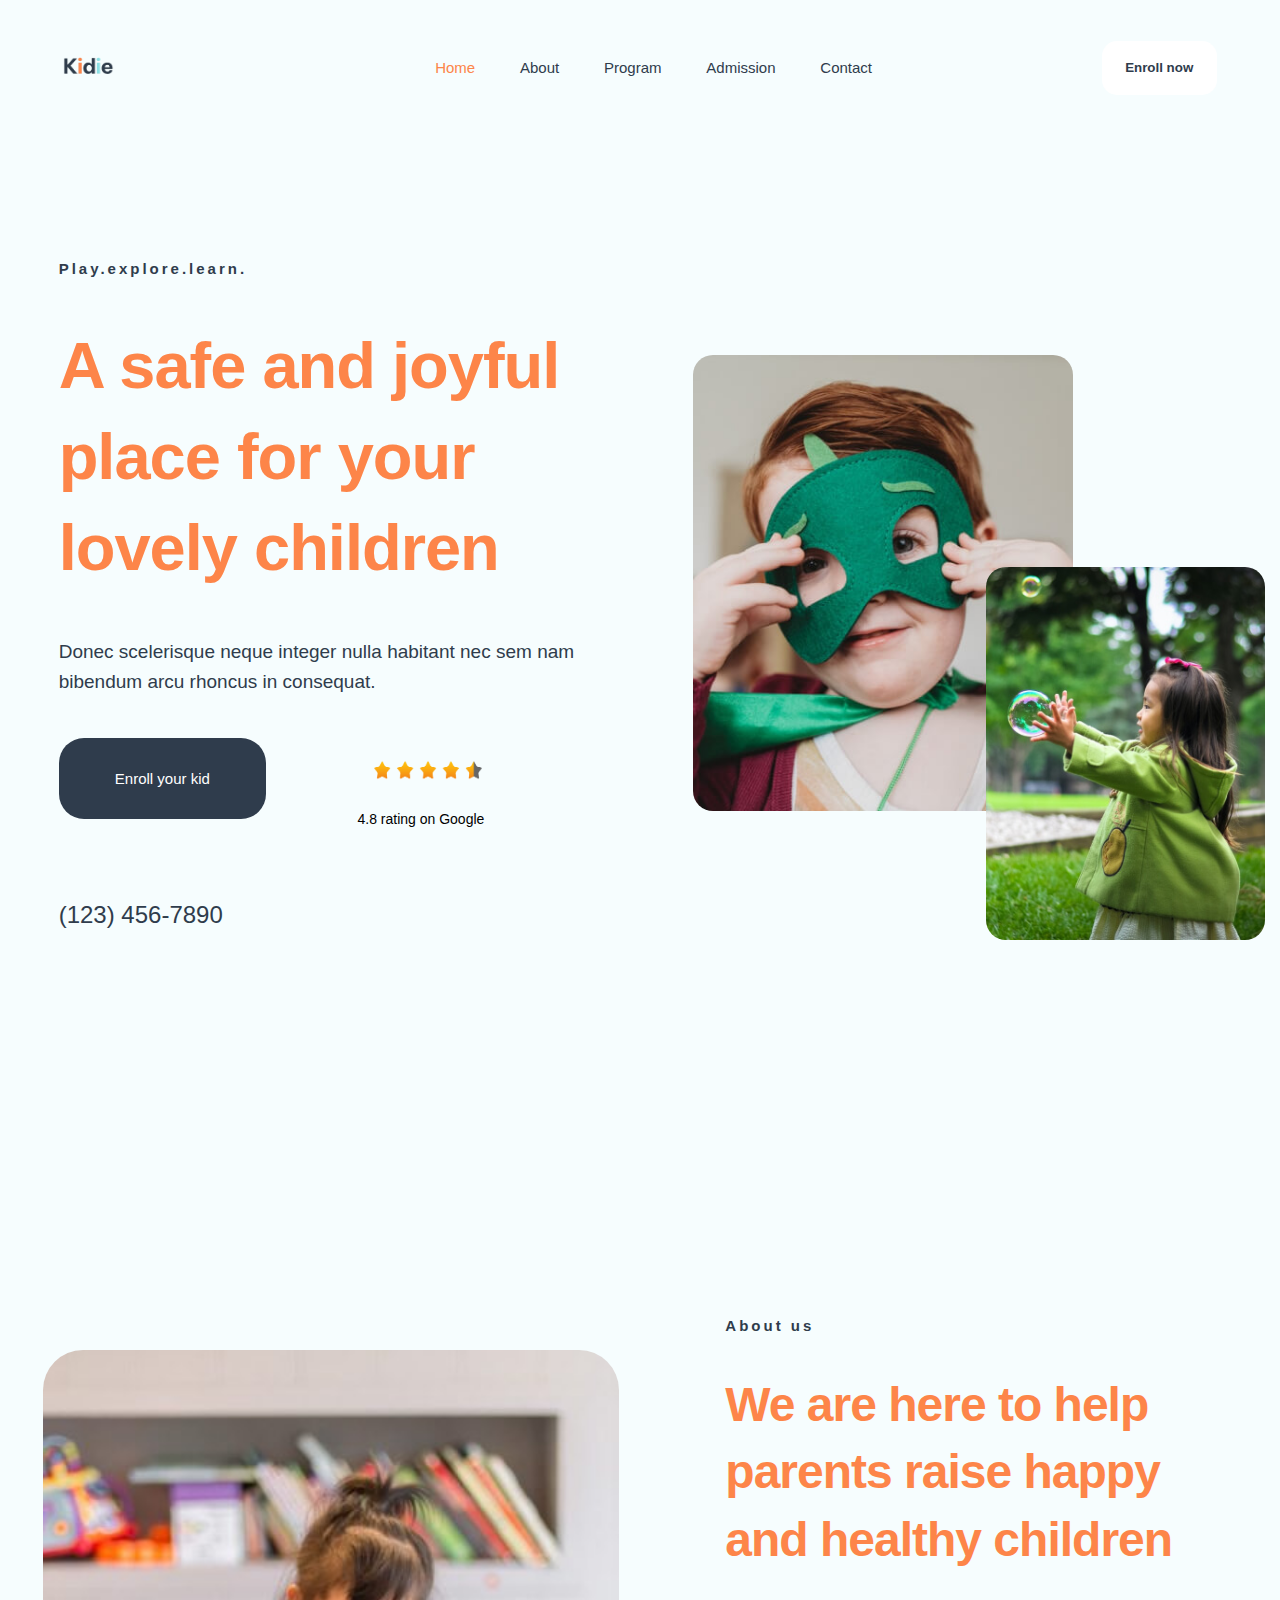
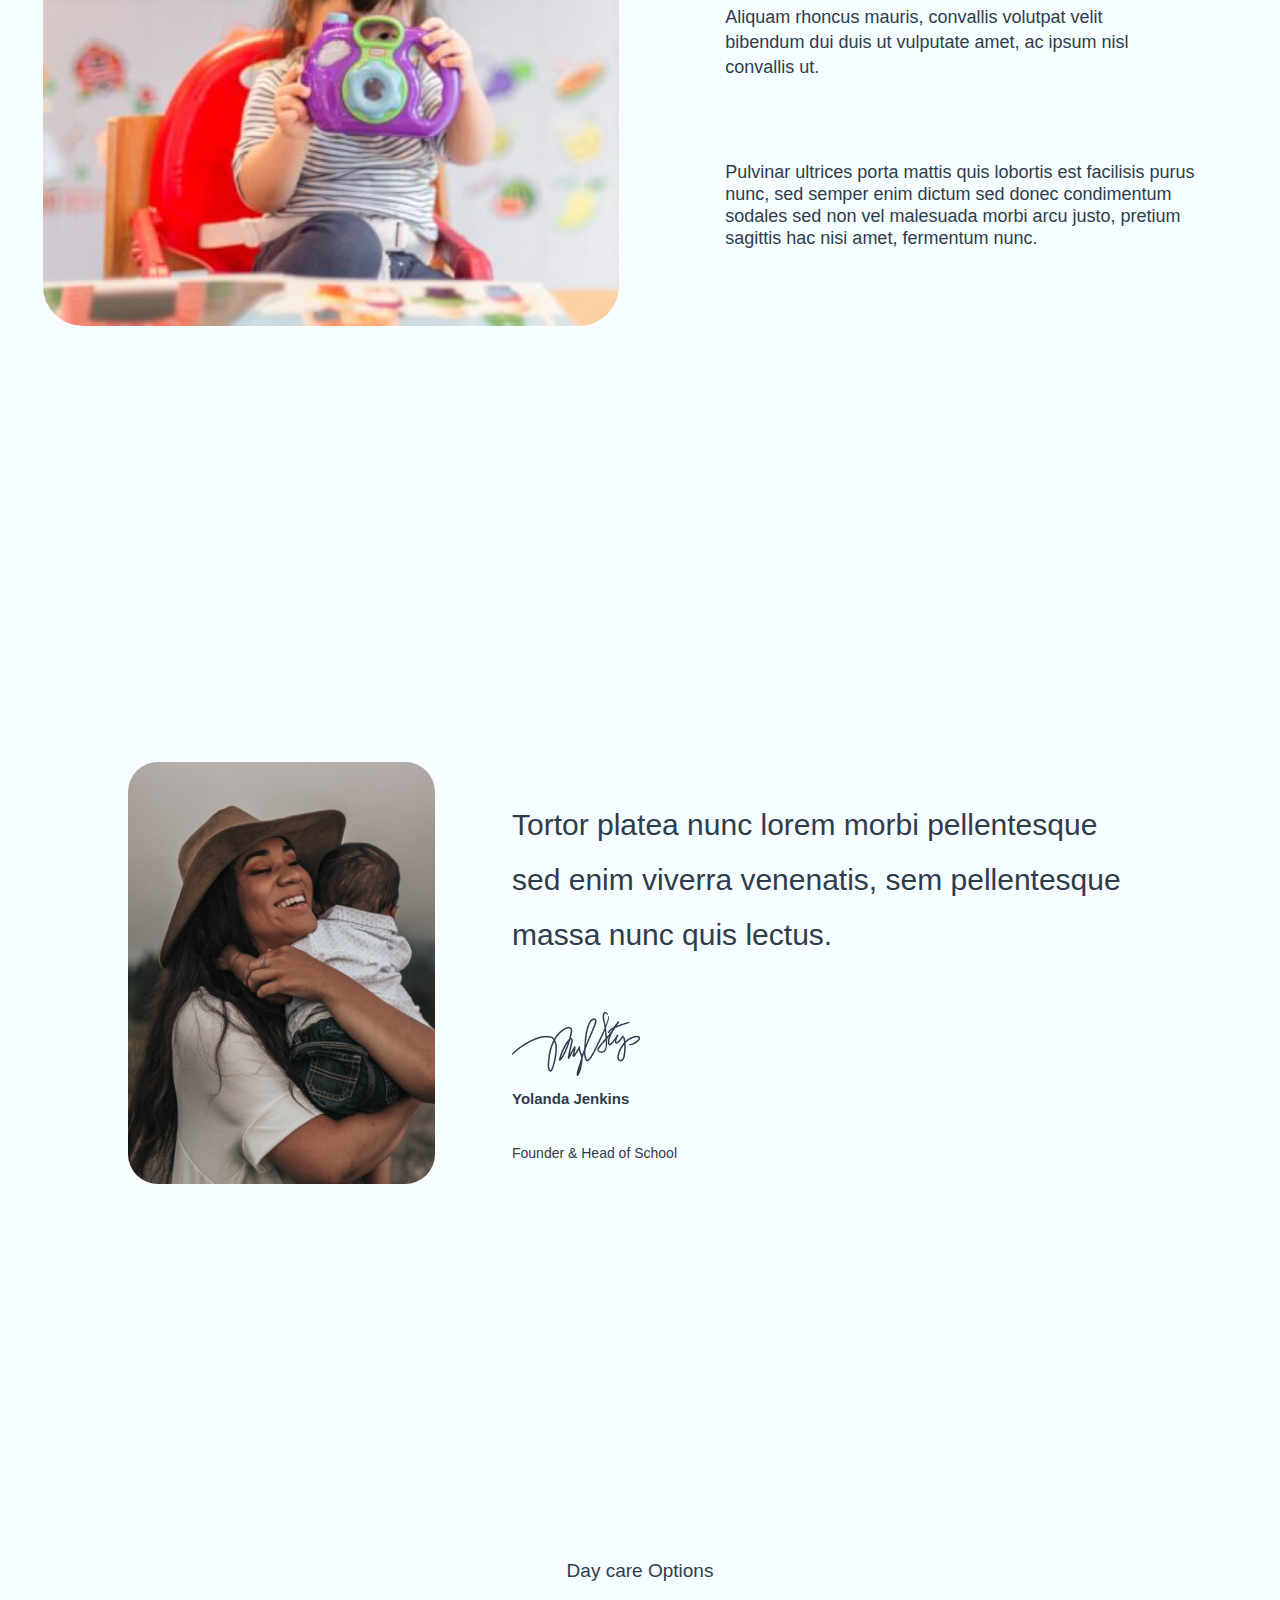
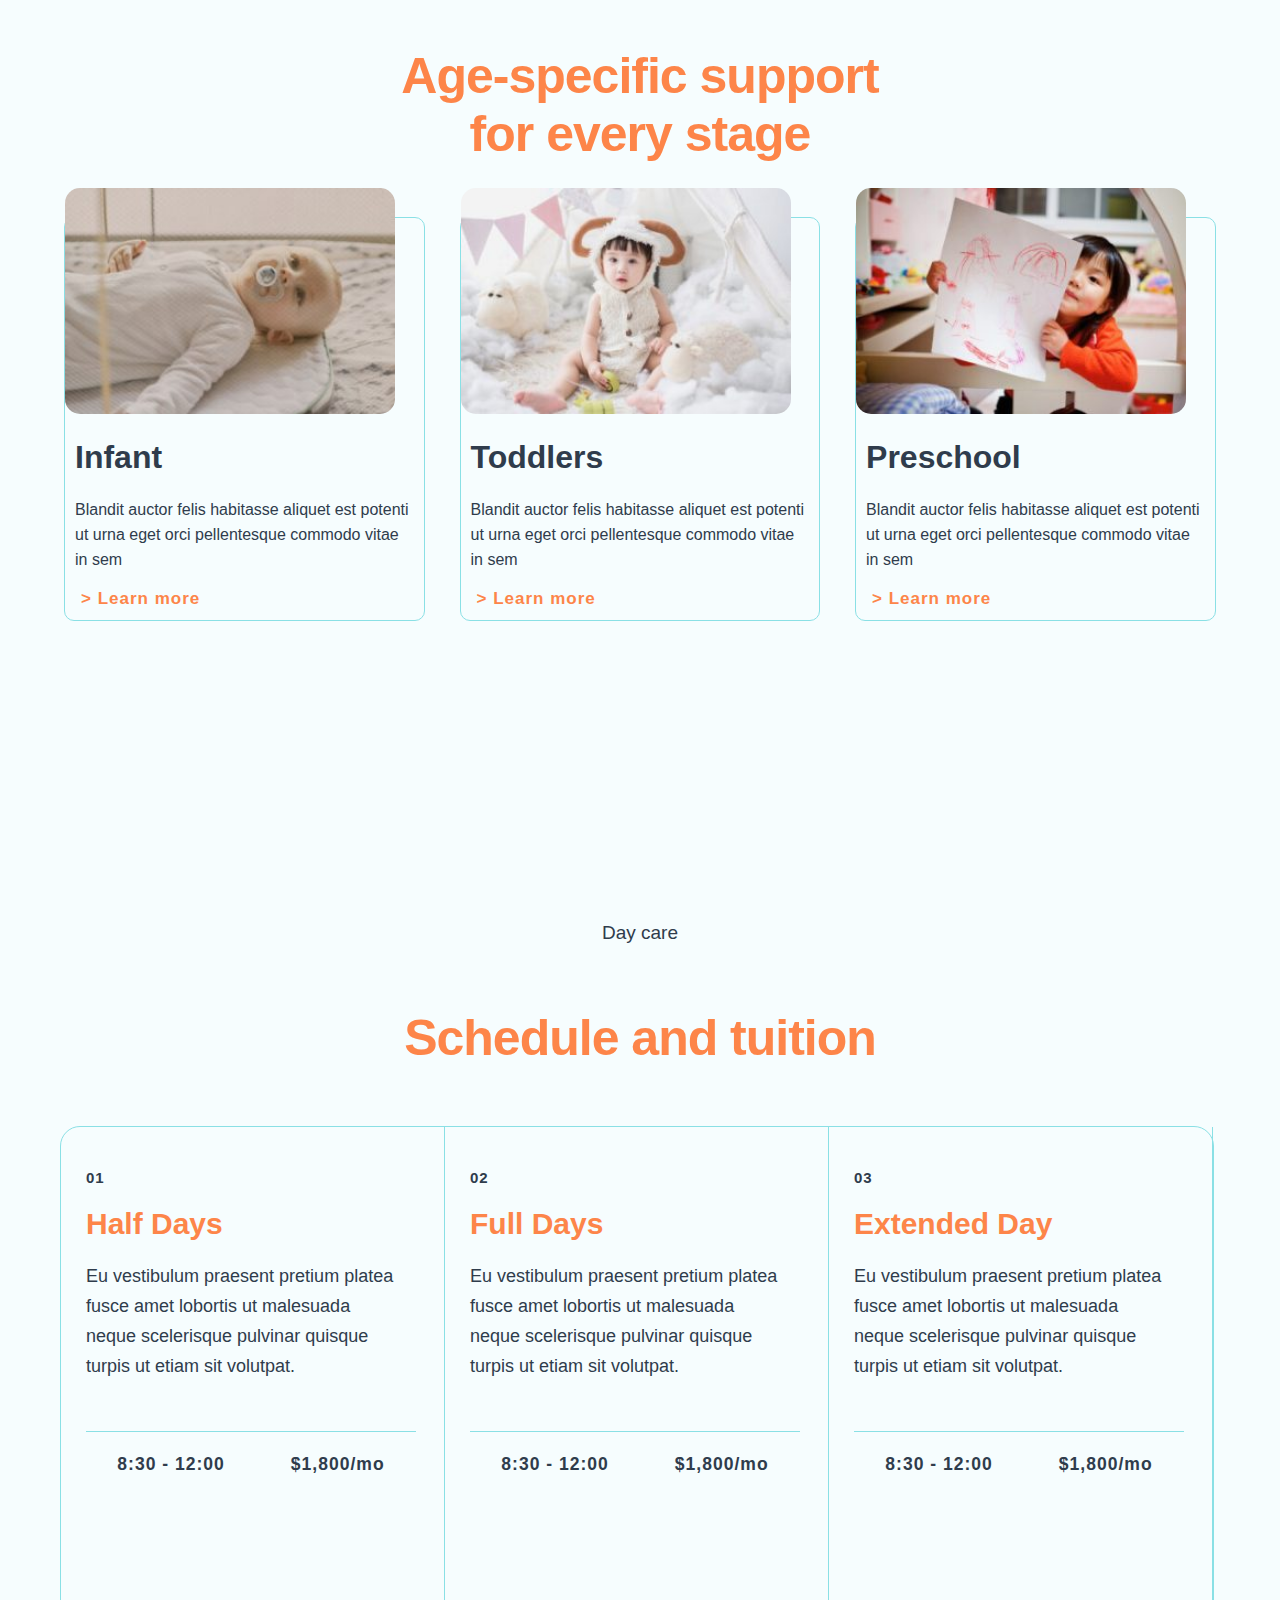
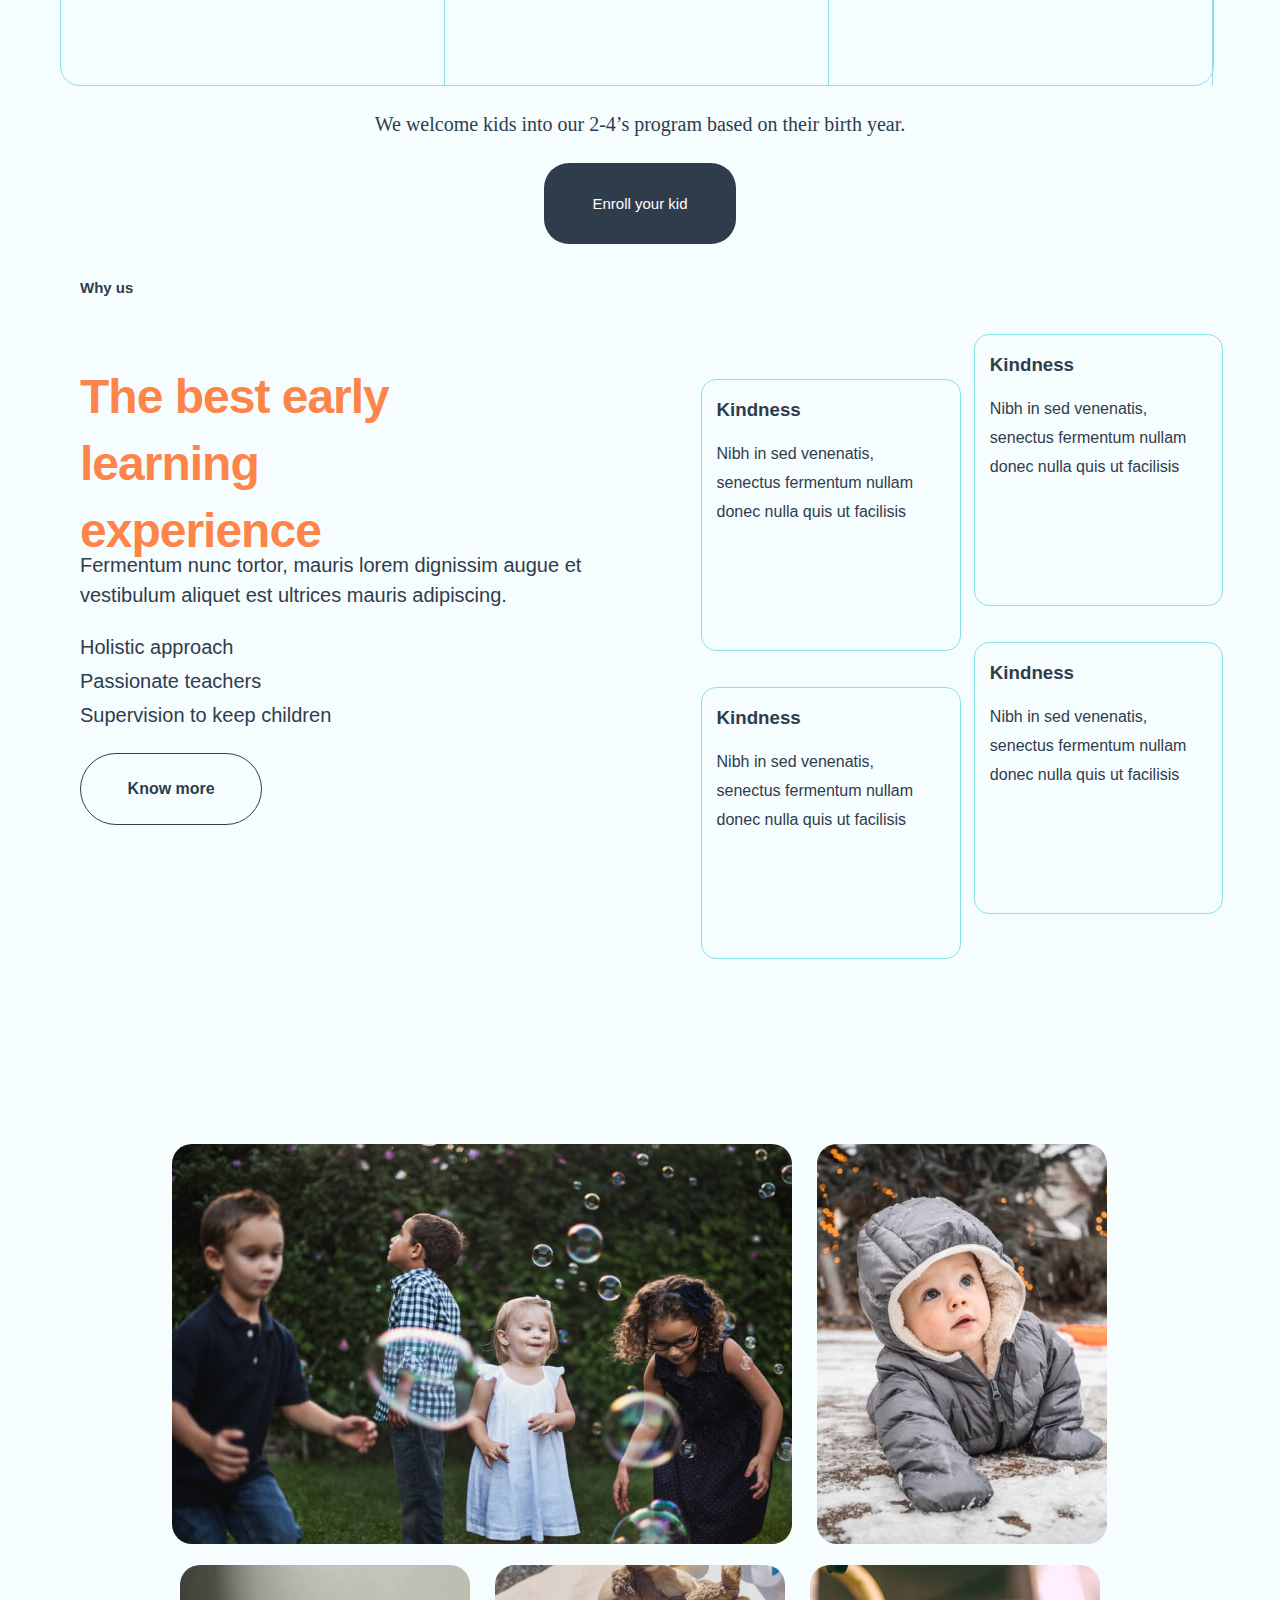
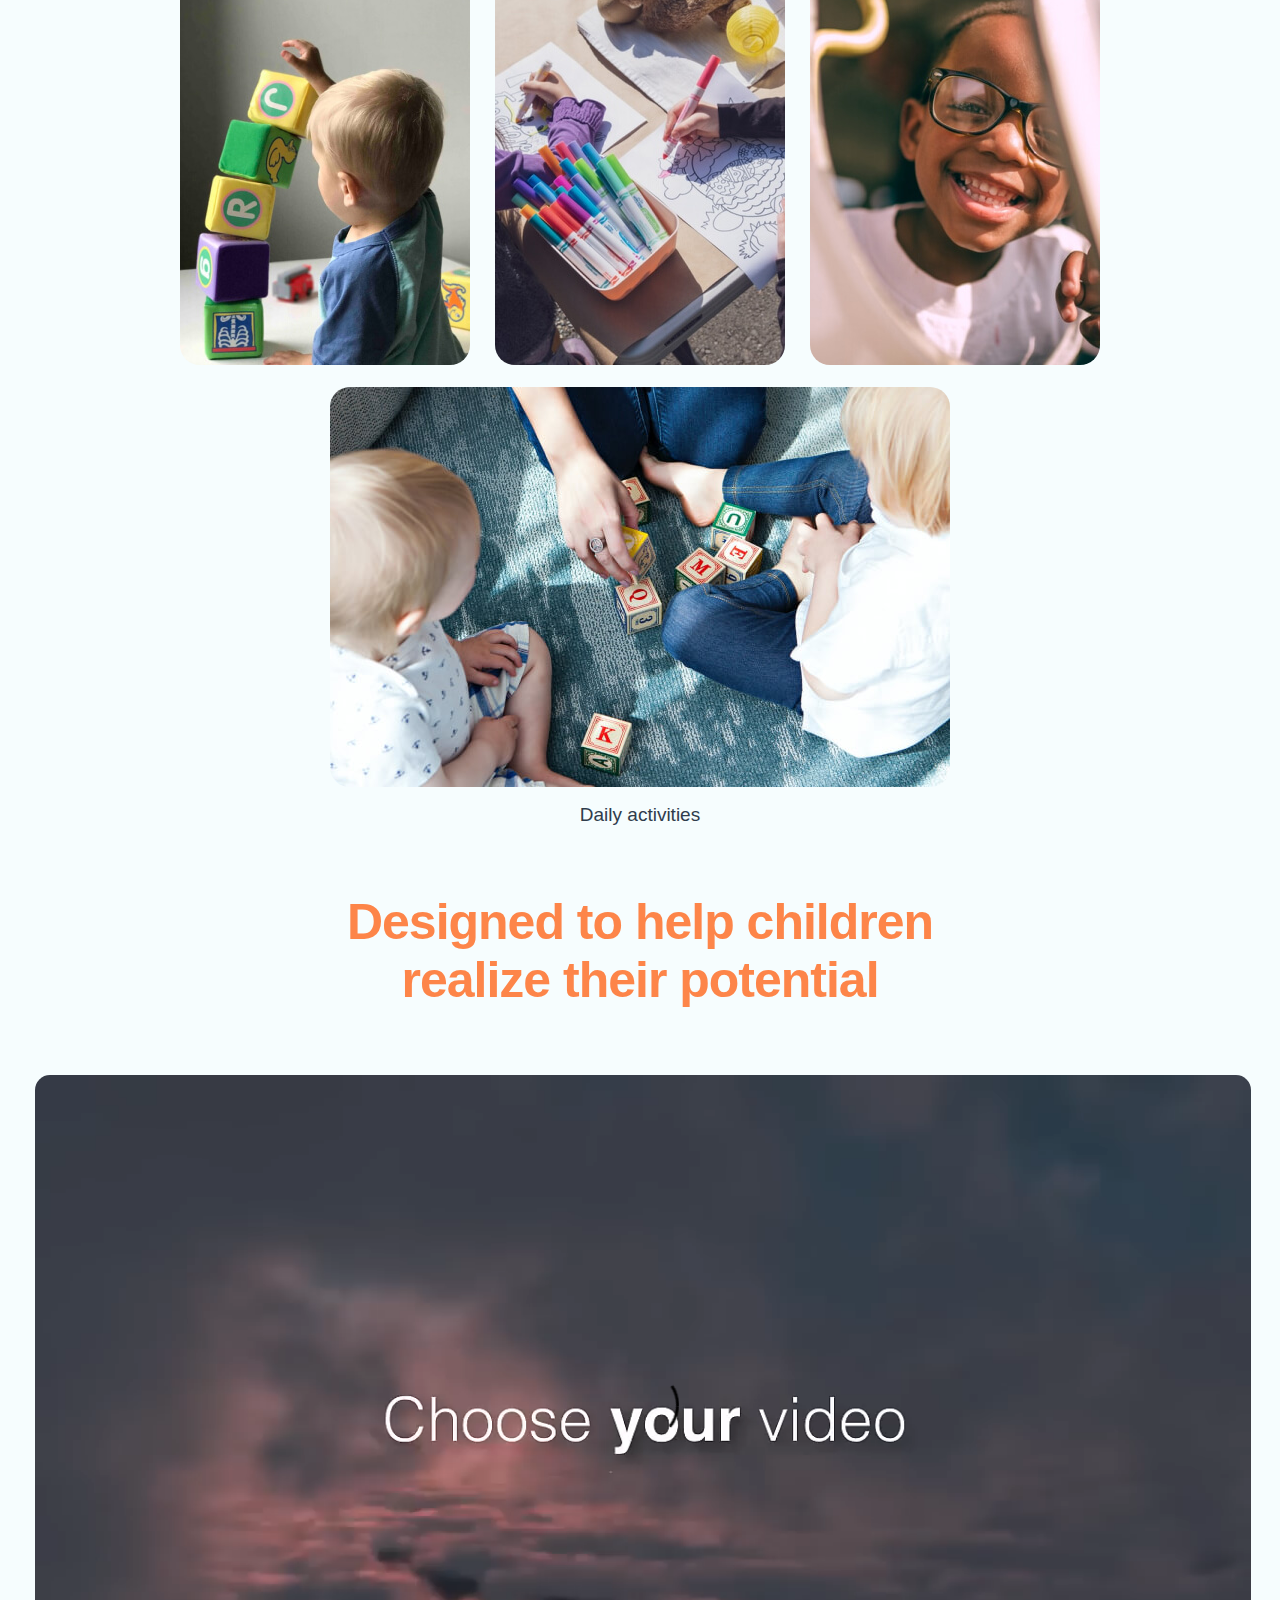
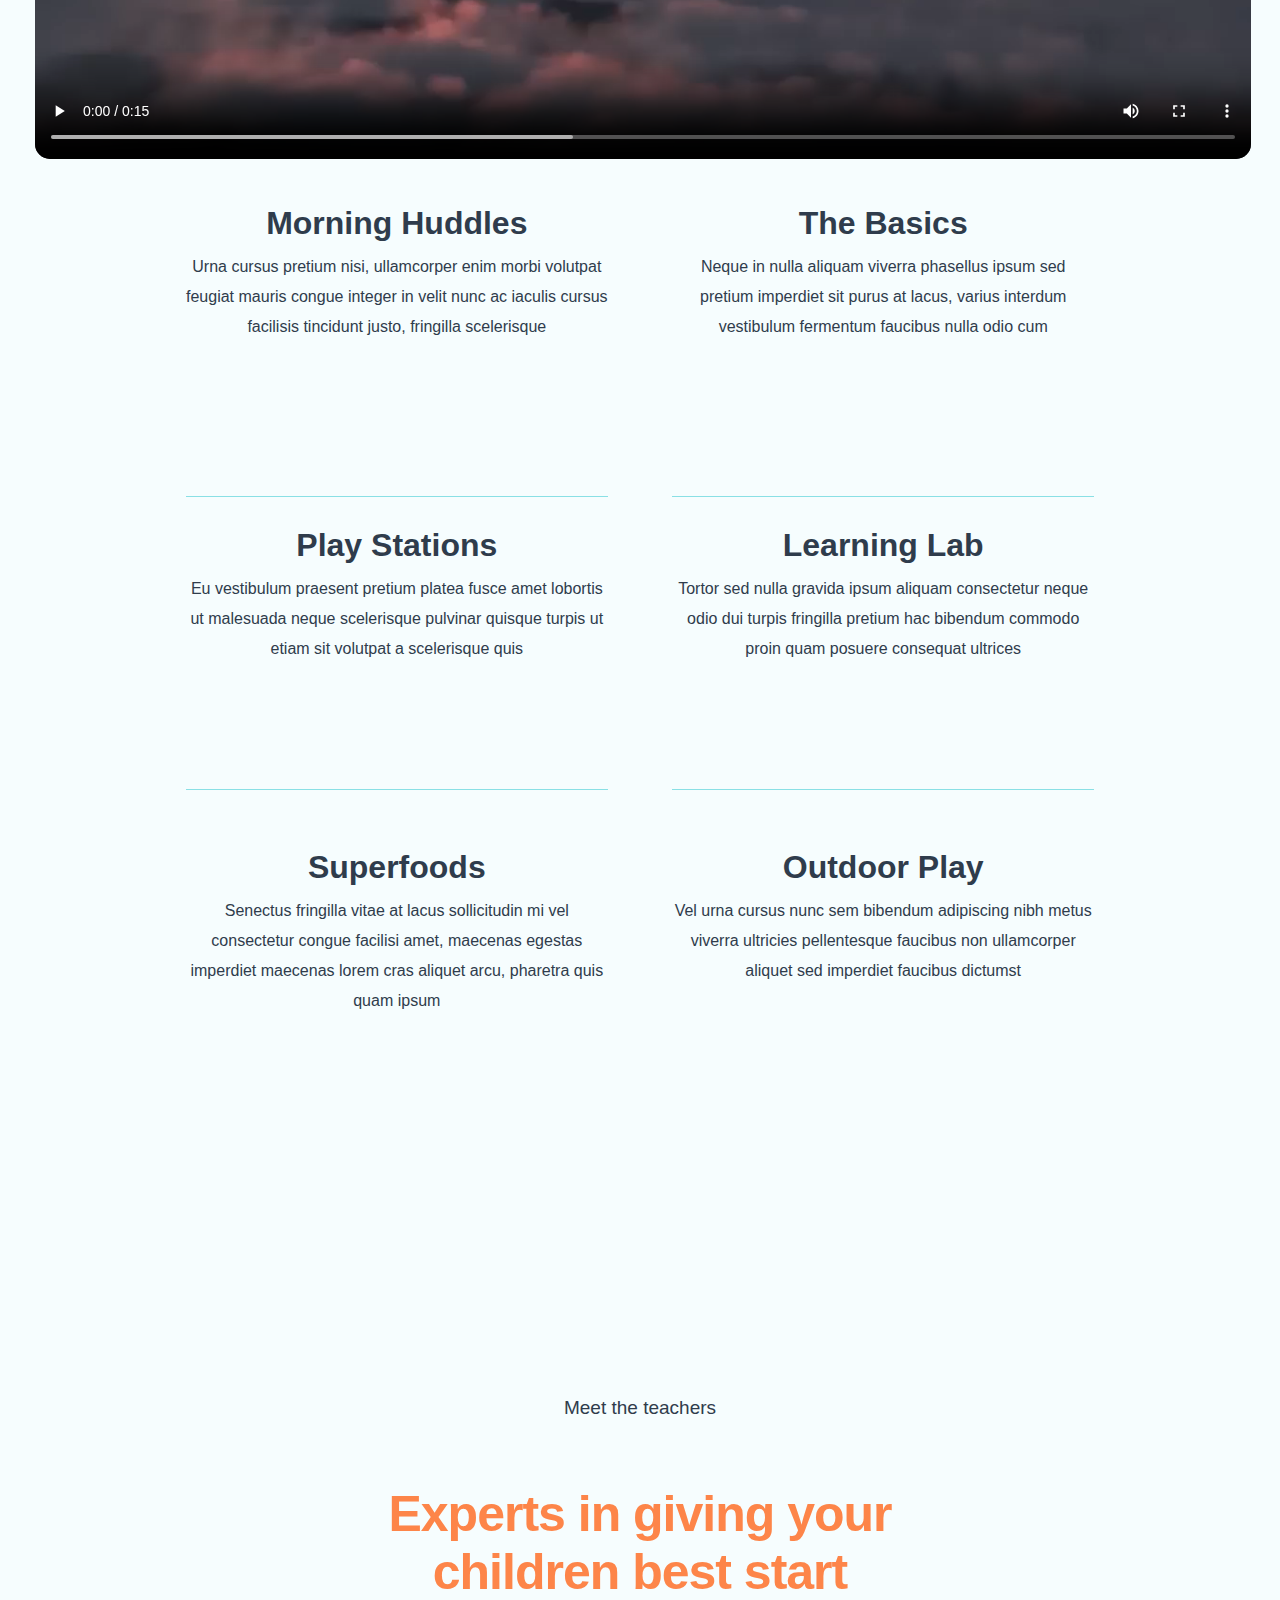
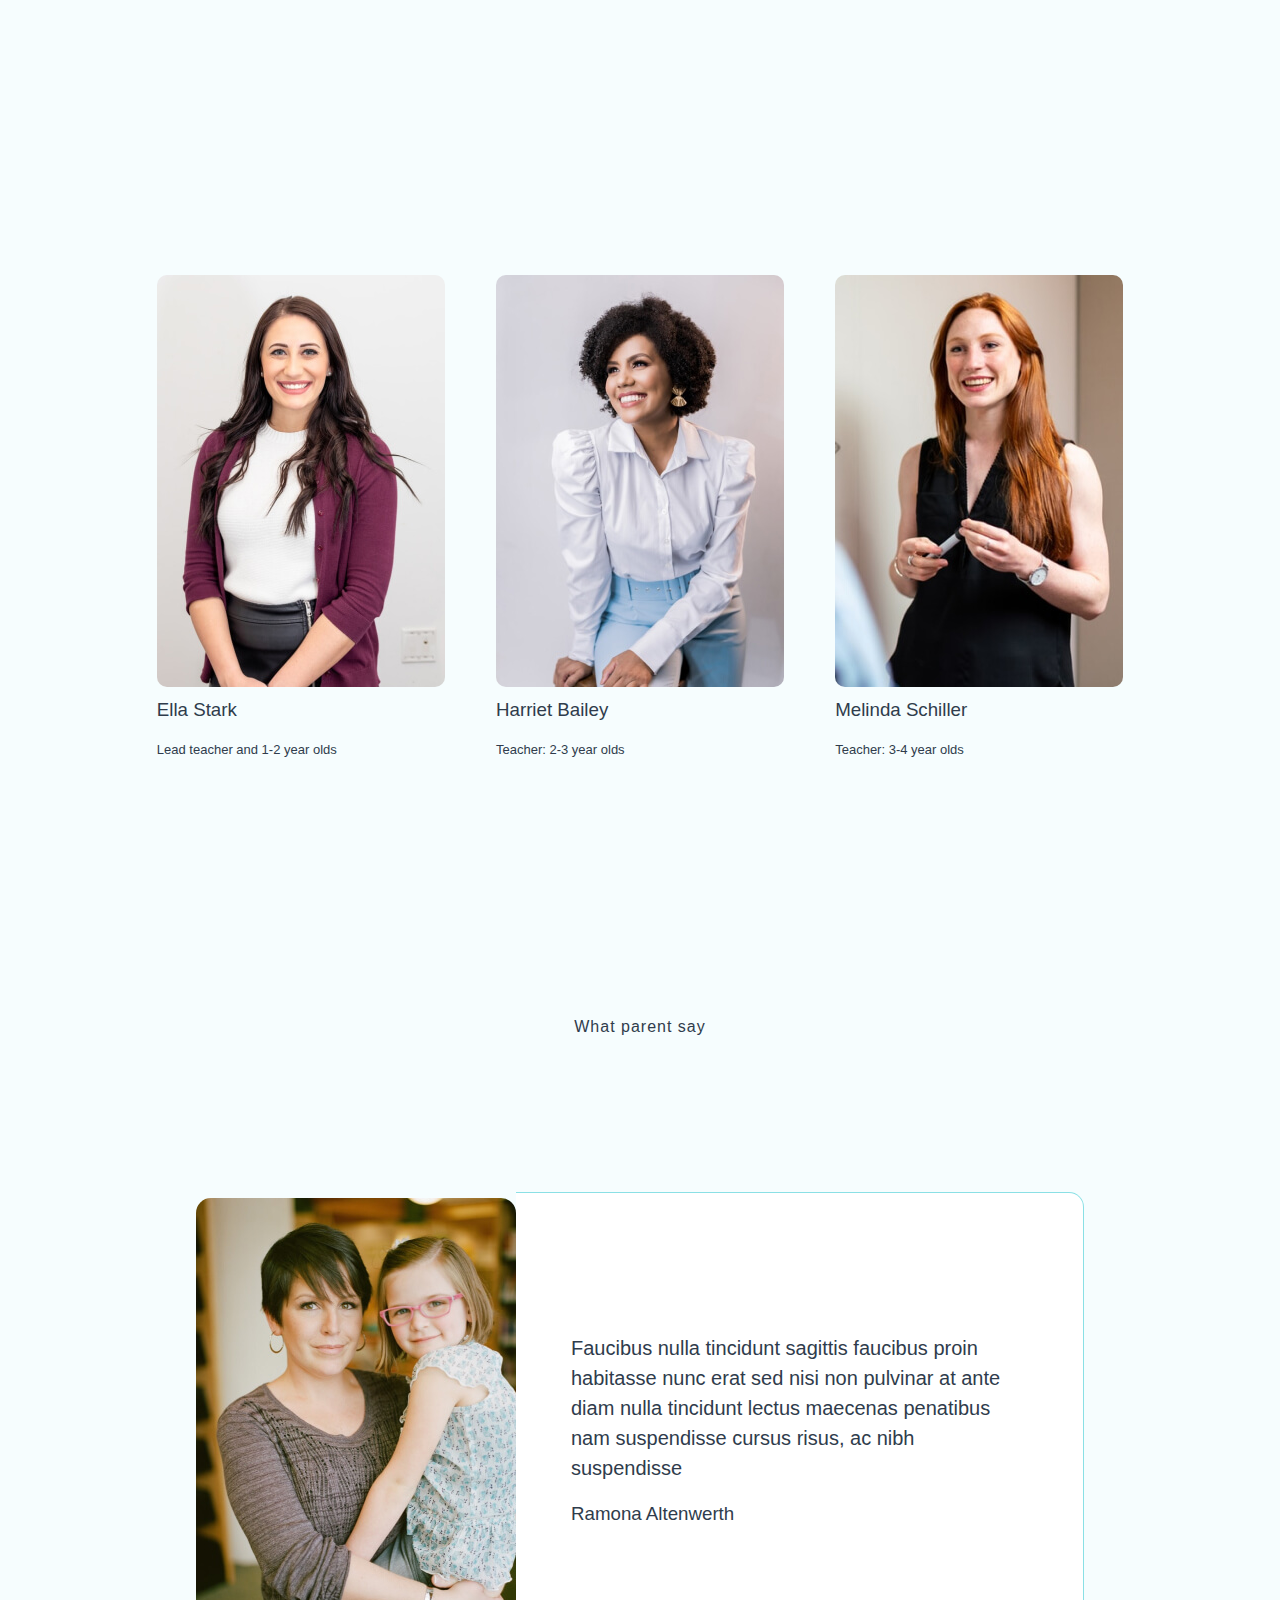
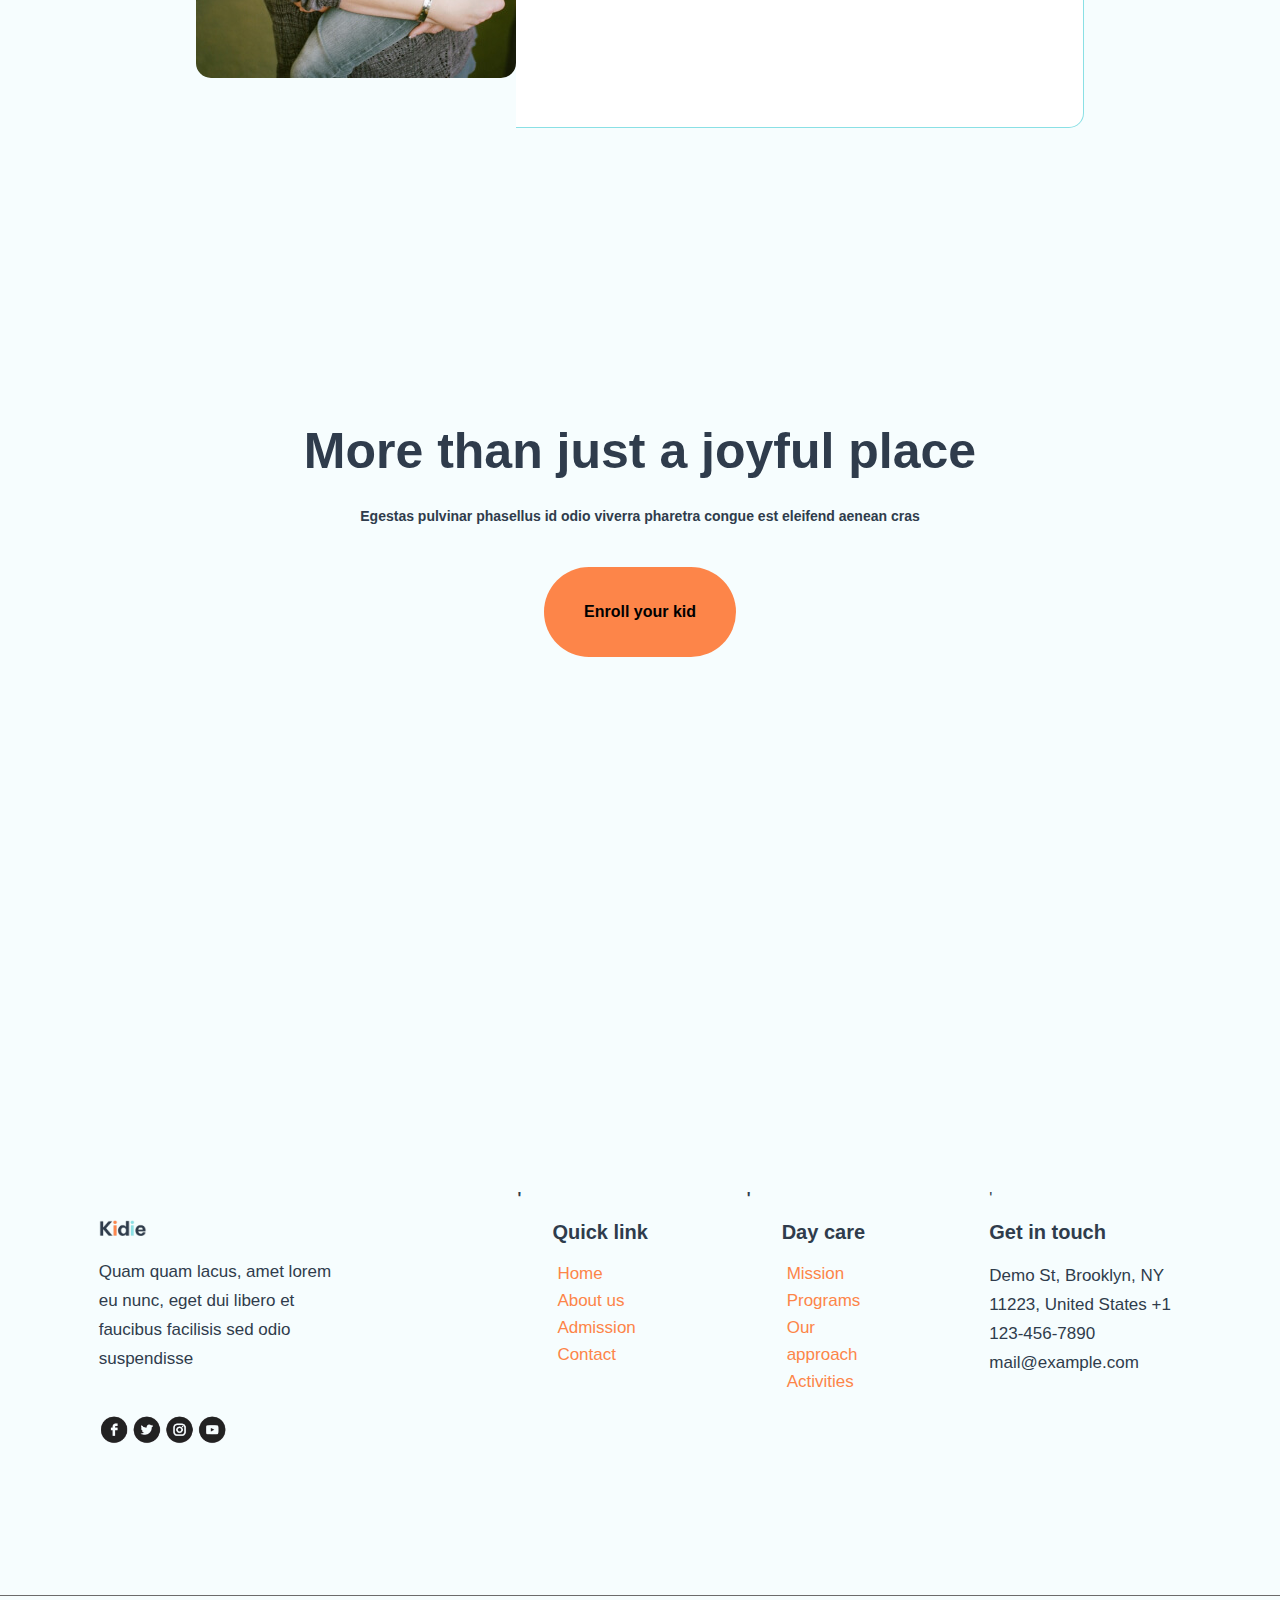
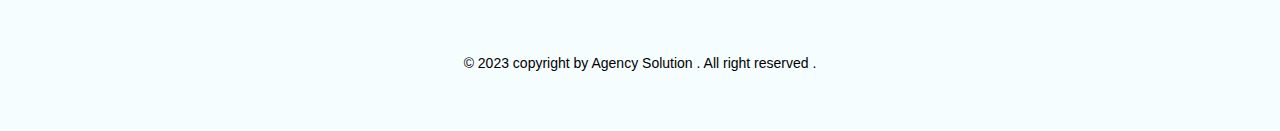
<file: index.html>
<!DOCTYPE html>
<html lang="en">
<head>
<link rel="stylesheet" href="style.css">
    <title>Document</title>
</head>
<body>

    <nav>

        <div class="navbar">
          <div class="img">
            <img src="Screenshot_2024-07-15_144943-removebg-preview.png" alt="#">
          </div>
          <ul>
            <li><a href="index.html" style="color: #fd8549;">Home  </a></li >
                <li><a href="index1.html">About </a></li>
                <li><a href="index2.html">Program </a></li>
                <li><a href="index3.html">Admission</a></li>
                <li><a href="">Contact </a></li>
      </ul>
      <button class="btn1">Enroll now </button>
      </div>
      </nav>

      <!-- ==============================================================1stsection============================================================== -->

<section id="Home" class="section1">
<div class="maindiv1">


<div class="condiv1">
    <h6>Play.explore.learn.</h6>

<h1>A safe and joyful place for your lovely children </h1>
<p>Donec scelerisque neque integer nulla habitant nec sem nam bibendum arcu rhoncus in consequat.</p>




<div class="stars ">
    <button  class="btn2" >Enroll your kid  </button>
   
   <div class="con"> 
    <div style="height: 9vh; width: 95%;">
    <img src="5-star-rating-review-star-transparent-free-png.webp" alt="" >
</div>
    <h3>4.8 rating on Google</h3>
</div>
</div>   


<h4>(123) 456-7890</h4>

</div>


<div class="imgdiv1">
    <div class="fimg">
    <img src="day-care-hero-image-back.jpg" alt="">
</div>
<div class="simg">
    <img src="day-care-hero-image-2.jpg" alt="">

</div> 
</div>
</div>
</section>



      <!-- ==============================================================2ndsection============================================================== -->

<section   class="section2">

<div class="maindiv2">

<div class="imgdiv2">

<img src="day-care-home-about-image-400x400.jpg" alt="">

</div>

 

    
    <div class="condiv2">
        <h6>About us</h6>
    <h1>We are here to help parents raise happy and healthy children</h1>
    <h5>Aliquam rhoncus mauris, convallis volutpat velit bibendum dui duis ut vulputate amet, ac ipsum nisl convallis ut.</h5>
    
    <p>Pulvinar ultrices porta mattis quis lobortis est facilisis purus nunc, sed semper enim dictum sed donec condimentum sodales sed non vel malesuada morbi arcu justo, pretium sagittis hac nisi amet, fermentum nunc.</p>
    

</div>
</section>

      <!-- ==============================================================3rdsection============================================================== -->
<section class="section3">
    <div class="maindiv3">

<div class="imgdiv3">
    <img src="day-care-head-of-school.jpg" alt="">
</div>


<div class="condiv3">
    <h2>
       Tortor platea nunc lorem morbi pellentesque sed enim viverra venenatis, sem pellentesque massa nunc quis lectus.</h2>
       <div class="sign">
       <img src="day-care-head-of-school-signature.png" alt="">
       <h1>Yolanda Jenkins</h1>
       <h6>Founder & Head of School</h6>
    </div>
</div>
    </div>
</section>
      <!-- ==============================================================4thsection============================================================== -->

<section class="section4" >
    <div class="mainheading">
        <h5>Day care Options</h5>
        <h1>Age-specific support for every stage</h1>
        </div>
    <div class="maindiv4">

       



  
            
        
       <div class="card">
       

        <div class="imgdiv4"> 
               <img src="day-care-home-program-image-3-300x205.jpg" alt="">

            </div>
<div class="condiv4">
<h1>Infant</h1>
<p>Blandit auctor felis habitasse aliquet est potenti ut urna eget orci pellentesque commodo vitae in sem</p>
<button class="btn4"> > Learn more</button>
</div>
</div>



<div class="card">
<div class="imgdiv4">
    <img src="day-care-home-program-image-2-300x205.jpg" alt="">

    </div>


<div class="condiv4">
    <h1>Toddlers</h1>
    <p>Blandit auctor felis habitasse aliquet est potenti ut urna eget orci pellentesque commodo vitae in sem</p>
    <button class="btn4"> > Learn more</button>
    </div>
</div>





    <div class="card">

    <div class="imgdiv4">
        <img src="day-care-home-program-image-1-300x205.jpg" alt="">

    </div>
    <div class="condiv4">
        <h1>Preschool</h1>
        <p>Blandit auctor felis habitasse aliquet est potenti ut urna eget orci pellentesque commodo vitae in sem</p>
    
        <button class="btn4"> > Learn more</button>
        </div>

</div>



    </div>
</section>





      <!-- ==============================================================5thsection============================================================== --> 

<section class="section5"> 
    <div class="mainheading1">
        <h5>Day care </h5>
        <h1>Schedule and tuition</h1>
      </div>
<div class="maindiv5">
<div class="condiv5">
    <h2>01</h2>
    <h1>Half Days</h1>
    <p>Eu vestibulum praesent pretium platea fusce amet lobortis ut malesuada neque scelerisque pulvinar quisque turpis ut etiam sit volutpat.</p>
    <div class="time">
        <h3>8:30 - 12:00</h3>
        <h3>$1,800/mo</h3>
    </div>
</div>
<div class="condiv5">
    <h2>02</h2>
    <h1>Full Days</h1>
    
<p>Eu vestibulum praesent pretium platea fusce amet lobortis ut malesuada neque scelerisque pulvinar quisque turpis ut etiam sit volutpat.</p>
<div class="time">
    <h3>
        8:30 - 12:00</h3>
    <h3> $1,800/mo</h3>
</div>
</div>
<div class="condiv5">
    <h2>03</h2>
    <h1>Extended Day</h1>
 
   <p>Eu vestibulum praesent pretium platea fusce amet lobortis ut malesuada neque scelerisque pulvinar quisque turpis ut etiam sit volutpat.</p>
   
   <div class="time">
    <h3>8:30 - 12:00</h3>
    <h3>$1,800/mo</h3>
</div>

</div>
</div>

<div class="lastheading">
    <h1>We welcome kids into our 2-4’s program based on their birth year.</h1>
    <button class="btn5"> Enroll your kid </button>
    </div>
</section>
 
      <!-- ==============================================================6thsection============================================================== -->


<section>
<div class="maindiv6">


    <div class="condiv6">
        <h6>Why us</h6>
    <h1>The best early learning experience</h1>
    <p>Fermentum nunc tortor, mauris lorem dignissim augue et vestibulum aliquet est ultrices mauris adipiscing.</p>
    <h2>Holistic approach</h2>
    <h2>Passionate teachers</h2>
    <h2>Supervision to keep children</h2>
    <button class="btn5"> Know more </button>
    </div>
    <div class="cardsdiv">
        <div class="cards1">
            <h3>Kindness</h3>
            <p>Nibh in sed venenatis, senectus fermentum nullam donec nulla quis ut facilisis</p>
             </div>
             <div class="cards1">
                <h3>Kindness</h3>
                <p>Nibh in sed venenatis, senectus fermentum nullam donec nulla quis ut facilisis</p>
                 </div>
       </div>
       <div class="cardsdiv2">
        <div class="cards2">
            <h3>Kindness</h3>
            <p>Nibh in sed venenatis, senectus fermentum nullam donec nulla quis ut facilisis</p>
             </div>
             <div class="cards2">
                <h3>Kindness</h3>
                <p>Nibh in sed venenatis, senectus fermentum nullam donec nulla quis ut facilisis</p>
                 </div>
       </div>
</div>
</section>

<!-- ==============================================================7thsection============================================================== -->





<section class="section7">

<div class="maindiv7">

<div class="imgdiv7">
    <img src="day-care-home-gallery-image-6.jpg" alt="">
    <img src="day-care-home-gallery-image-5.jpg" alt="">
    <img src="day-care-home-gallery-image-4.jpg" alt="">
    <img src="day-care-home-gallery-image-2.jpg" alt="">
    <img src="day-care-home-gallery-image-1.jpg" alt="">
    <img src="day-care-home-gallery-image-3.jpg" alt="">

</div>
</div>
</section>
<!-- ==============================================================8thsection============================================================== -->
<section class="section8">
    
    <div class="mainheading2">
        <h6>Daily activities</h6>
        <h1>Designed to help children realize their potential</h1>
      </div>

      <div class="videodiv">
        <video  controls src="Video Placeholder.mp4" width="95%" height="100%" style="border-radius: 15px;  margin-left:35px ; border: none;"  ></video>
            </div>
<div class="maindiv8">

 


     <div class="condiv7">
        <h1>Morning Huddles</h1>
        <p>Urna cursus pretium nisi, ullamcorper enim morbi volutpat feugiat mauris congue integer in velit nunc ac iaculis cursus facilisis tincidunt justo, fringilla scelerisque</p>
        
             </div>


     <div class="condiv7">
<h1>The Basics</h1>
<p>Neque in nulla aliquam viverra phasellus ipsum sed pretium imperdiet sit purus at lacus, varius interdum vestibulum fermentum faucibus nulla odio cum</p>
     </div>

 
     <div class="condiv7" style="border-top:1px solid #8ae0e5; border-bottom: 1px solid #8ae0e5; padding-top: 20px; padding-bottom: 20px;">
        <h1>Play Stations</h1>
<p>Eu vestibulum praesent pretium platea fusce amet lobortis ut malesuada neque scelerisque pulvinar quisque turpis ut etiam sit volutpat a scelerisque quis</p>        
             </div>




             <div class="condiv7" style="border-top:1px solid #8ae0e5; border-bottom: 1px solid #8ae0e5;padding-top: 20px; padding-bottom: 20px;">
                <h1>Learning Lab</h1>
<p>Tortor sed nulla gravida ipsum aliquam consectetur neque odio dui turpis fringilla pretium hac bibendum commodo proin quam posuere consequat ultrices</p>                
                     </div>



                     <div class="condiv7">
                        <h1> Superfoods</h1>
<p>Senectus fringilla vitae at lacus sollicitudin mi vel consectetur congue facilisi amet, maecenas egestas imperdiet maecenas lorem cras aliquet arcu, pharetra quis quam ipsum

</p>                        
                             </div>


                             <div class="condiv7">
                                <h1>Outdoor Play</h1>
<p>Vel urna cursus nunc sem bibendum adipiscing nibh metus viverra ultricies pellentesque faucibus non ullamcorper aliquet sed imperdiet faucibus dictumst</p>                                
                                     </div>


</div>
</section> 

<!-- ==============================================================9thsection============================================================== -->
<section class="section9">
    <div class="mainheading3">
        <h6>Meet the teachers  </h6>
        <h1>Experts in giving your children best start</h1>
      </div>



<div class="maindiv9">

<div class="imgdiv8">
    <img src="day-care-home-teacher-image-3.jpg" alt="">
    <h3>Ella Stark</h3>
    <h6>Lead teacher and 1-2 year olds</h6>
</div>



<div class="imgdiv8">
    <img src="day-care-home-teacher-image-2.jpg" alt="">
    <h3>Harriet Bailey</h3>
    <h6>Teacher: 2-3 year olds</h6>
</div>


<div class="imgdiv8">
    <img src="day-care-home-teacher-image-1.jpg" alt="">
    <h3>Melinda Schiller</h3>
    <h6> Teacher: 3-4 year olds</h6>
</div>

</div>

</section>
<!-- ==============================================================10thsection============================================================== -->
<section class="section10">
    <div class="mainheading4">
        <h6>What parent say</h6>
      </div>


    <div class="maindiv10">
<div class="imgdiv9">
    <img src="day-care-home-testimonial-image.jpg" alt="">
</div>





<div class="condiv8">

    <p>Faucibus nulla tincidunt sagittis faucibus proin habitasse nunc erat sed nisi non pulvinar at ante diam nulla tincidunt lectus maecenas penatibus nam suspendisse cursus risus, ac nibh suspendisse</p>
    <h3>Ramona Altenwerth</h3>
</div>
    </div>
</section>
<!-- ==============================================================11thsection============================================================== -->
<section class="section11">


<div class="maindiv11">
 
<div class="condiv9">
    <h1>More than just a joyful place</h1>
<h5>Egestas pulvinar phasellus id odio viverra pharetra congue est eleifend aenean cras</h5>
<button class="btn6" >Enroll your kid</button>

</div>

</div>
</section>
<!-- ==============================================================12thsection============================================================== -->
<footer>

<div class="maindiv12">



<div class="imgdiv10">

<img src="Screenshot_2024-07-15_144943-removebg-preview.png" alt="" style="width: 15%;">

<p>Quam quam lacus, amet lorem eu nunc, eget dui libero et faucibus facilisis sed odio suspendisse</p>

<img src="Black-Icons-widget-template-to-embed__1_-removebg-preview (1).png" alt="" style="width: 40%; padding-top: 25px; ">

</div>



<div class="condiv10">'

    <h1>Quick link</h1>
    <ul>
        <li><a href="#">Home  </a></li >
        <li><a href="#">About us </a></li>
        <li><a href="#">Admission</a></li>
        <li><a href="#">Contact </a></li>
       
        </ul>

</div>









<div class="condiv10">'

    <h1>Day care</h1>
    <ul>
        <li><a href="#">Mission  </a></li >
        <li><a href="#">Programs </a></li>
        <li><a href="#">Our approach</a></li>
        <li><a href="#">Activities</a></li>
       
        </ul>

</div>


<div class="condiv11">'

    <h1>Get in touch</h1>
    <p>Demo St, Brooklyn,
        NY 11223, United States
        +1 123-456-7890
        mail@example.com</p>

</div>
</div>
</footer>
<footer>
    
    <div class="lastfotter ">
        &copy; 2023 copyright by Agency Solution . All right reserved .
    </div>
    </footer>
</file>
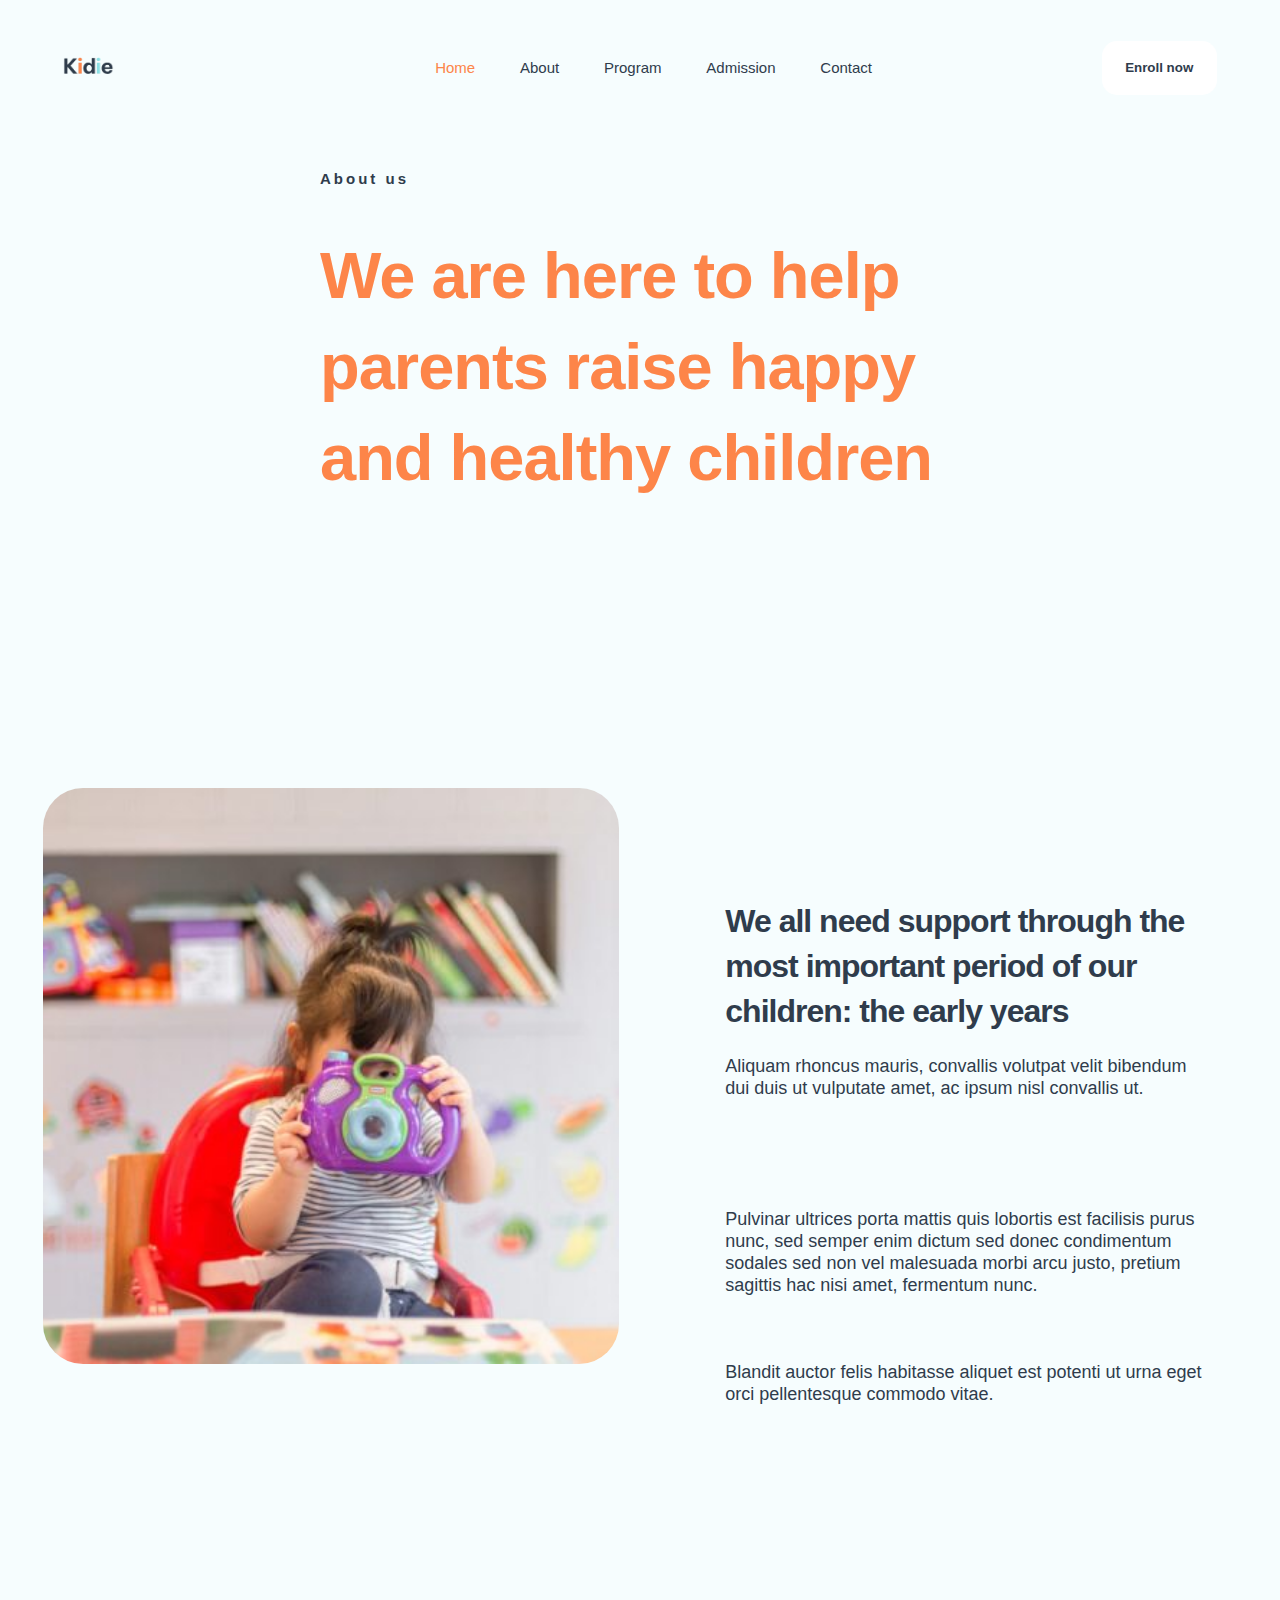
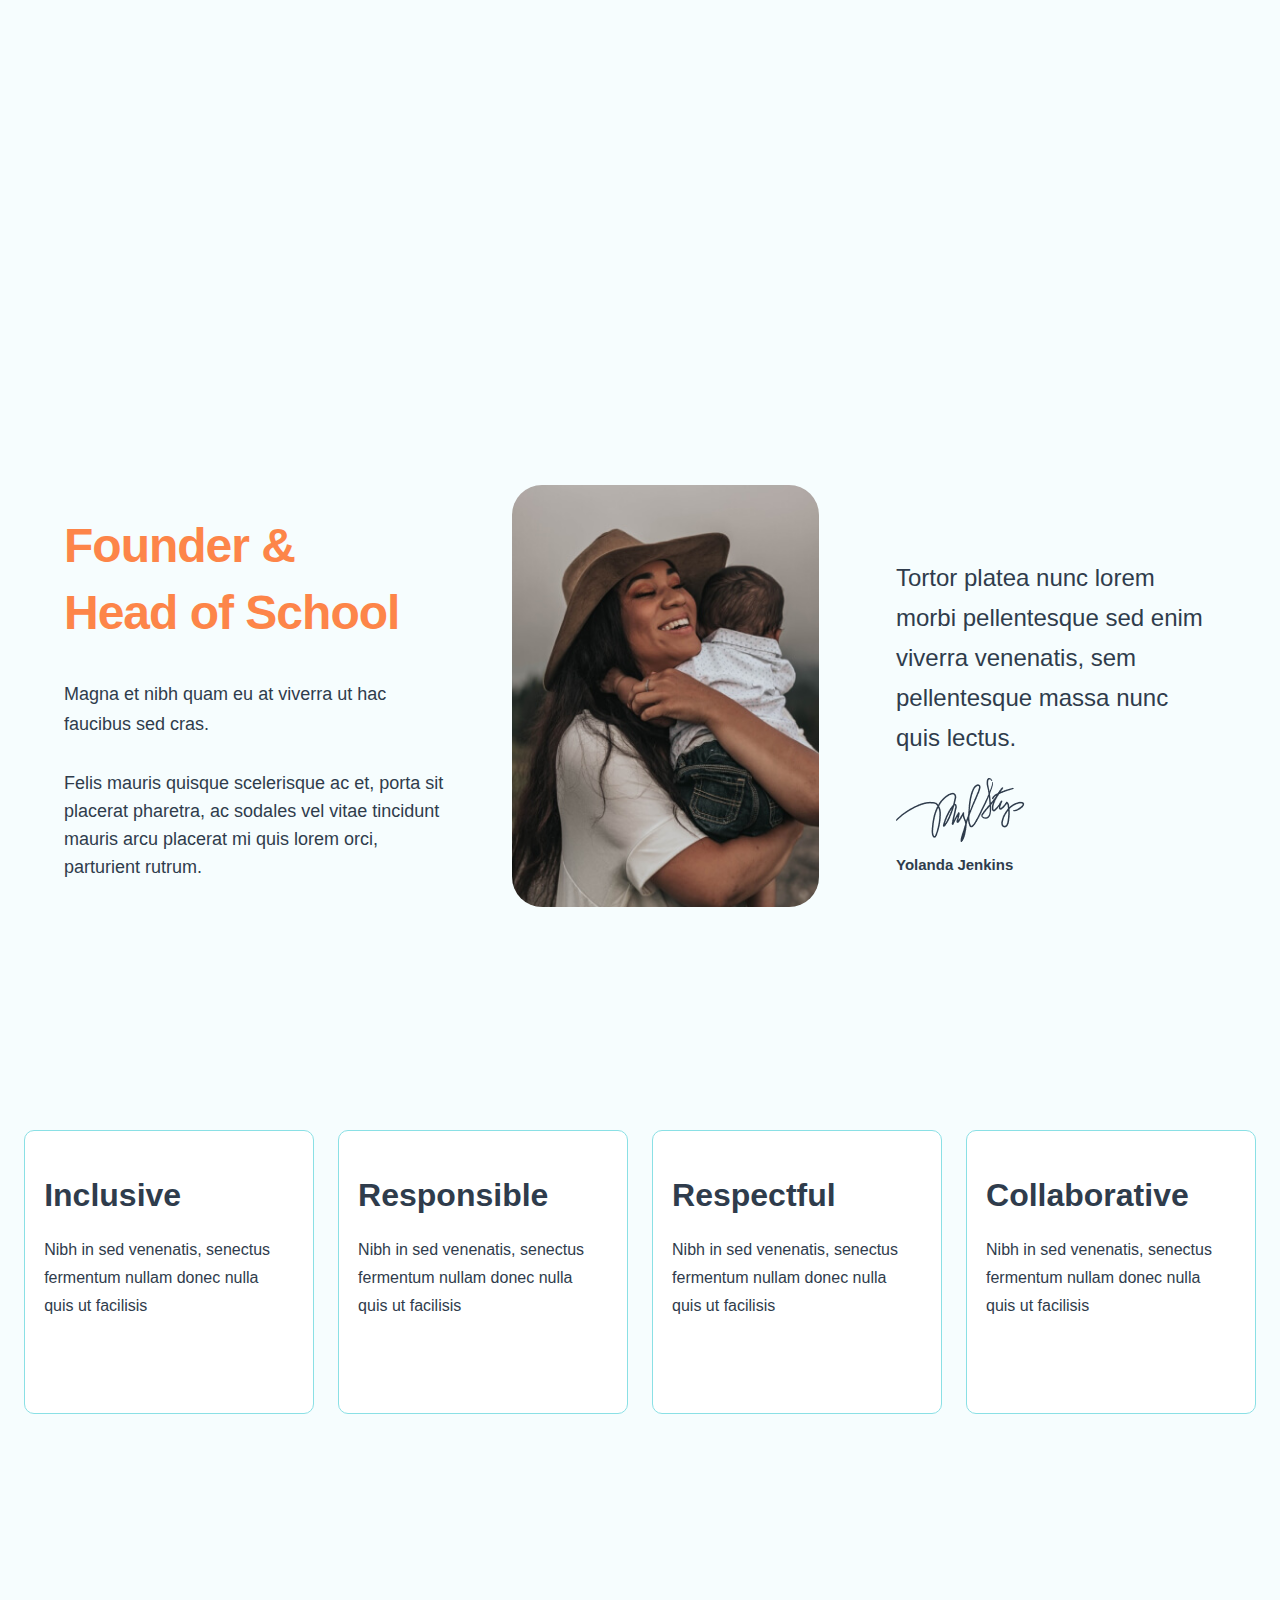
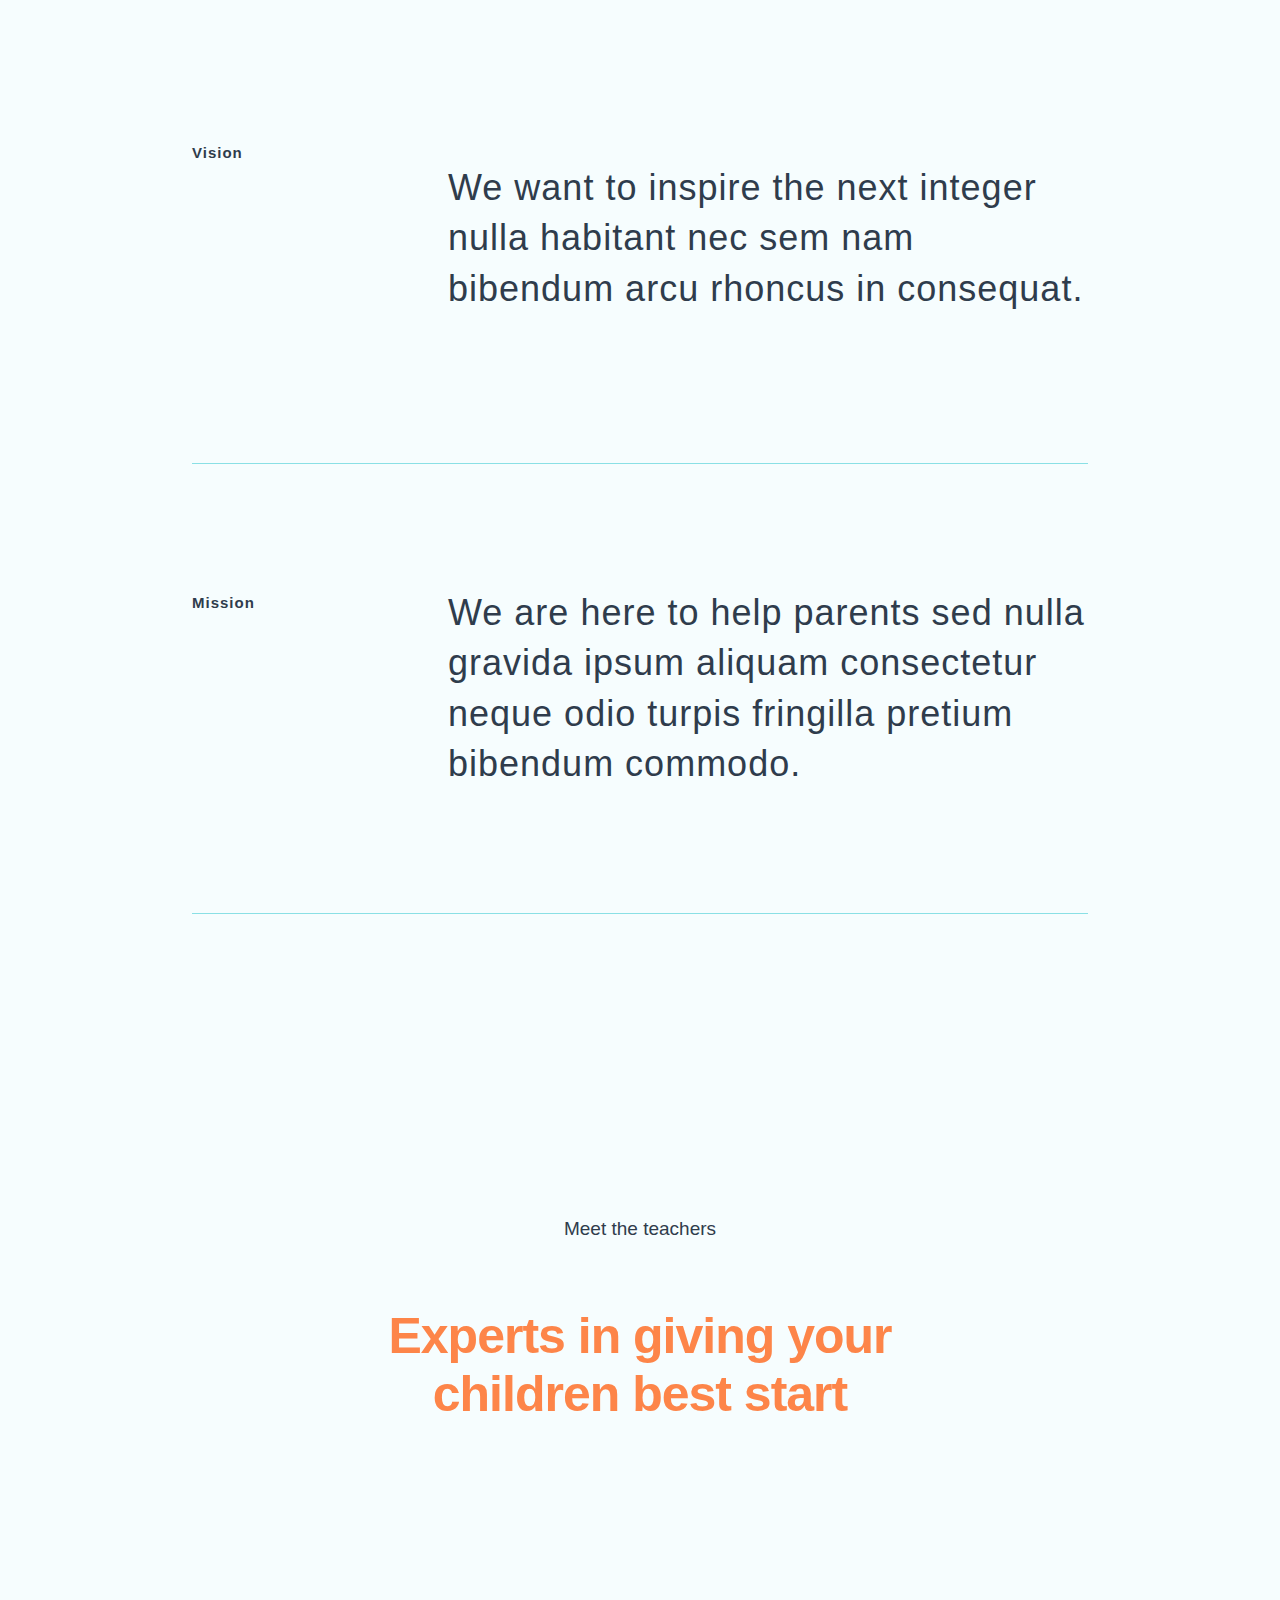
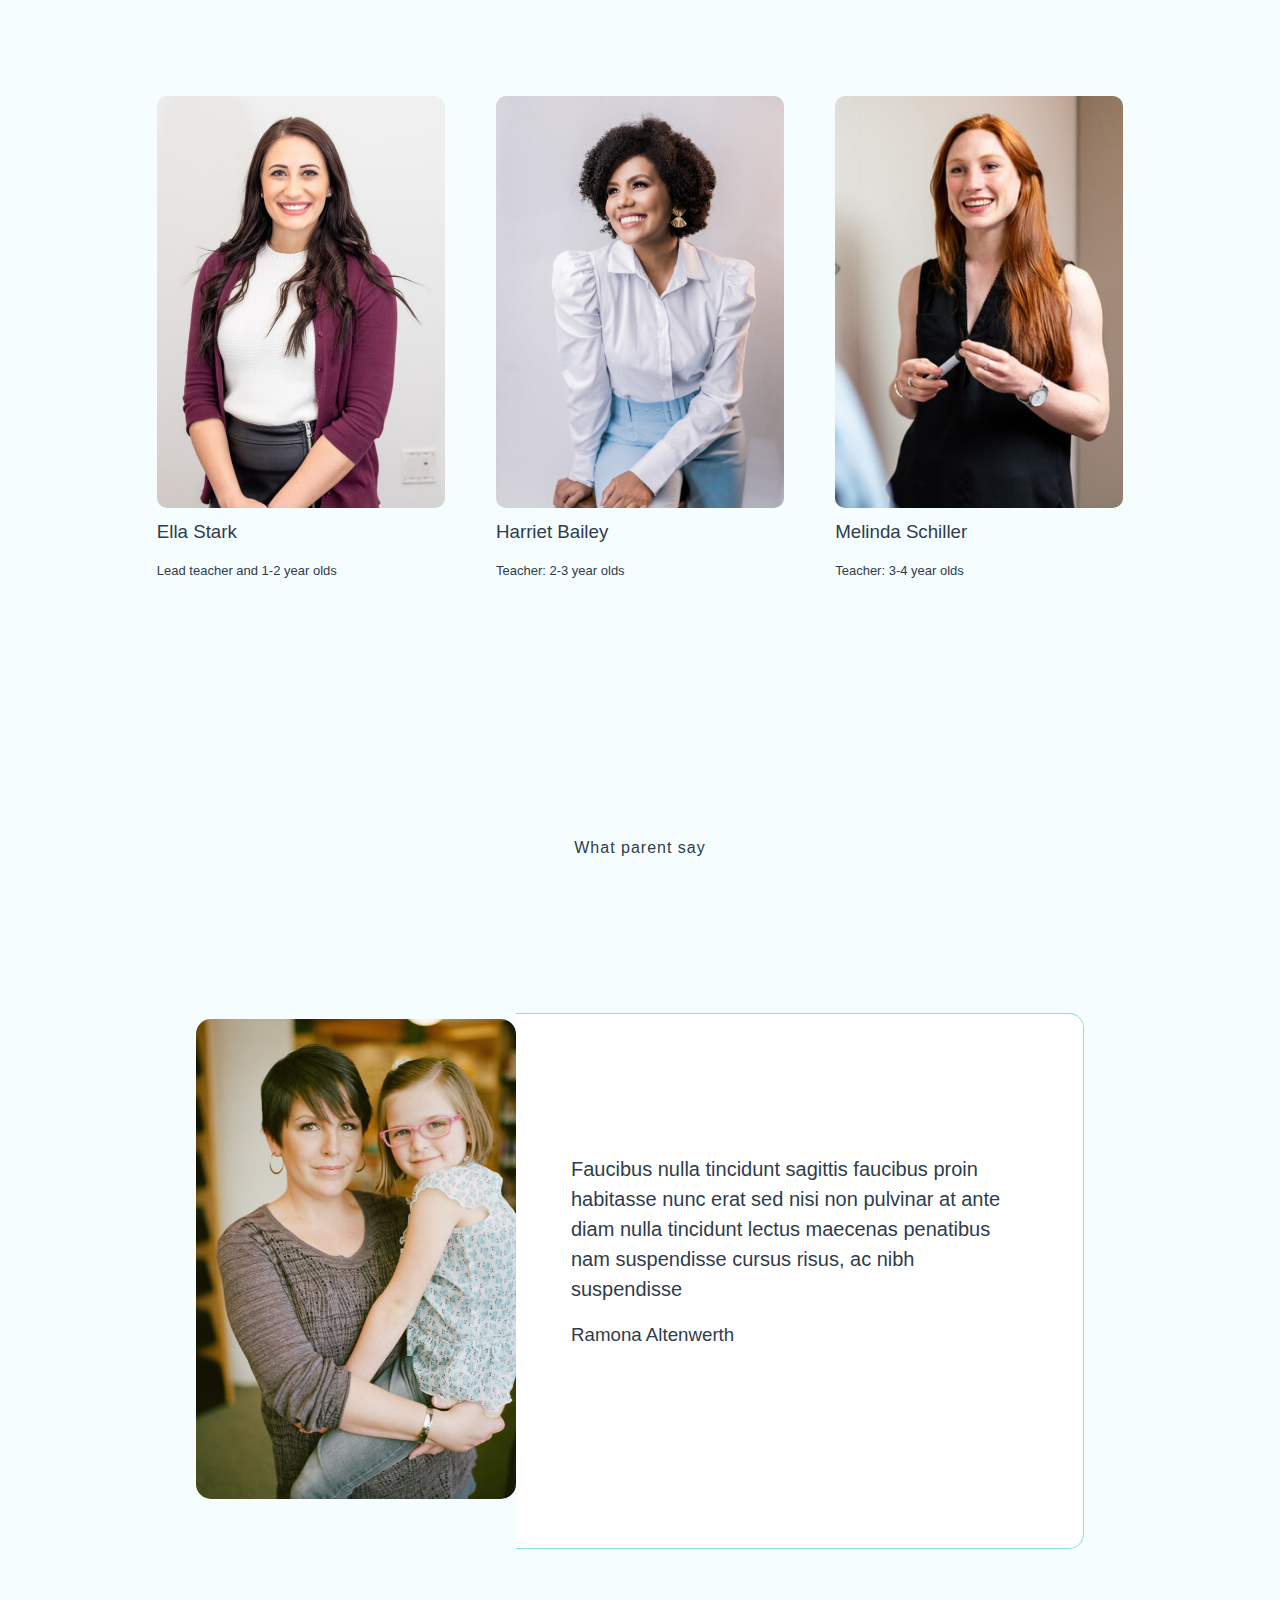
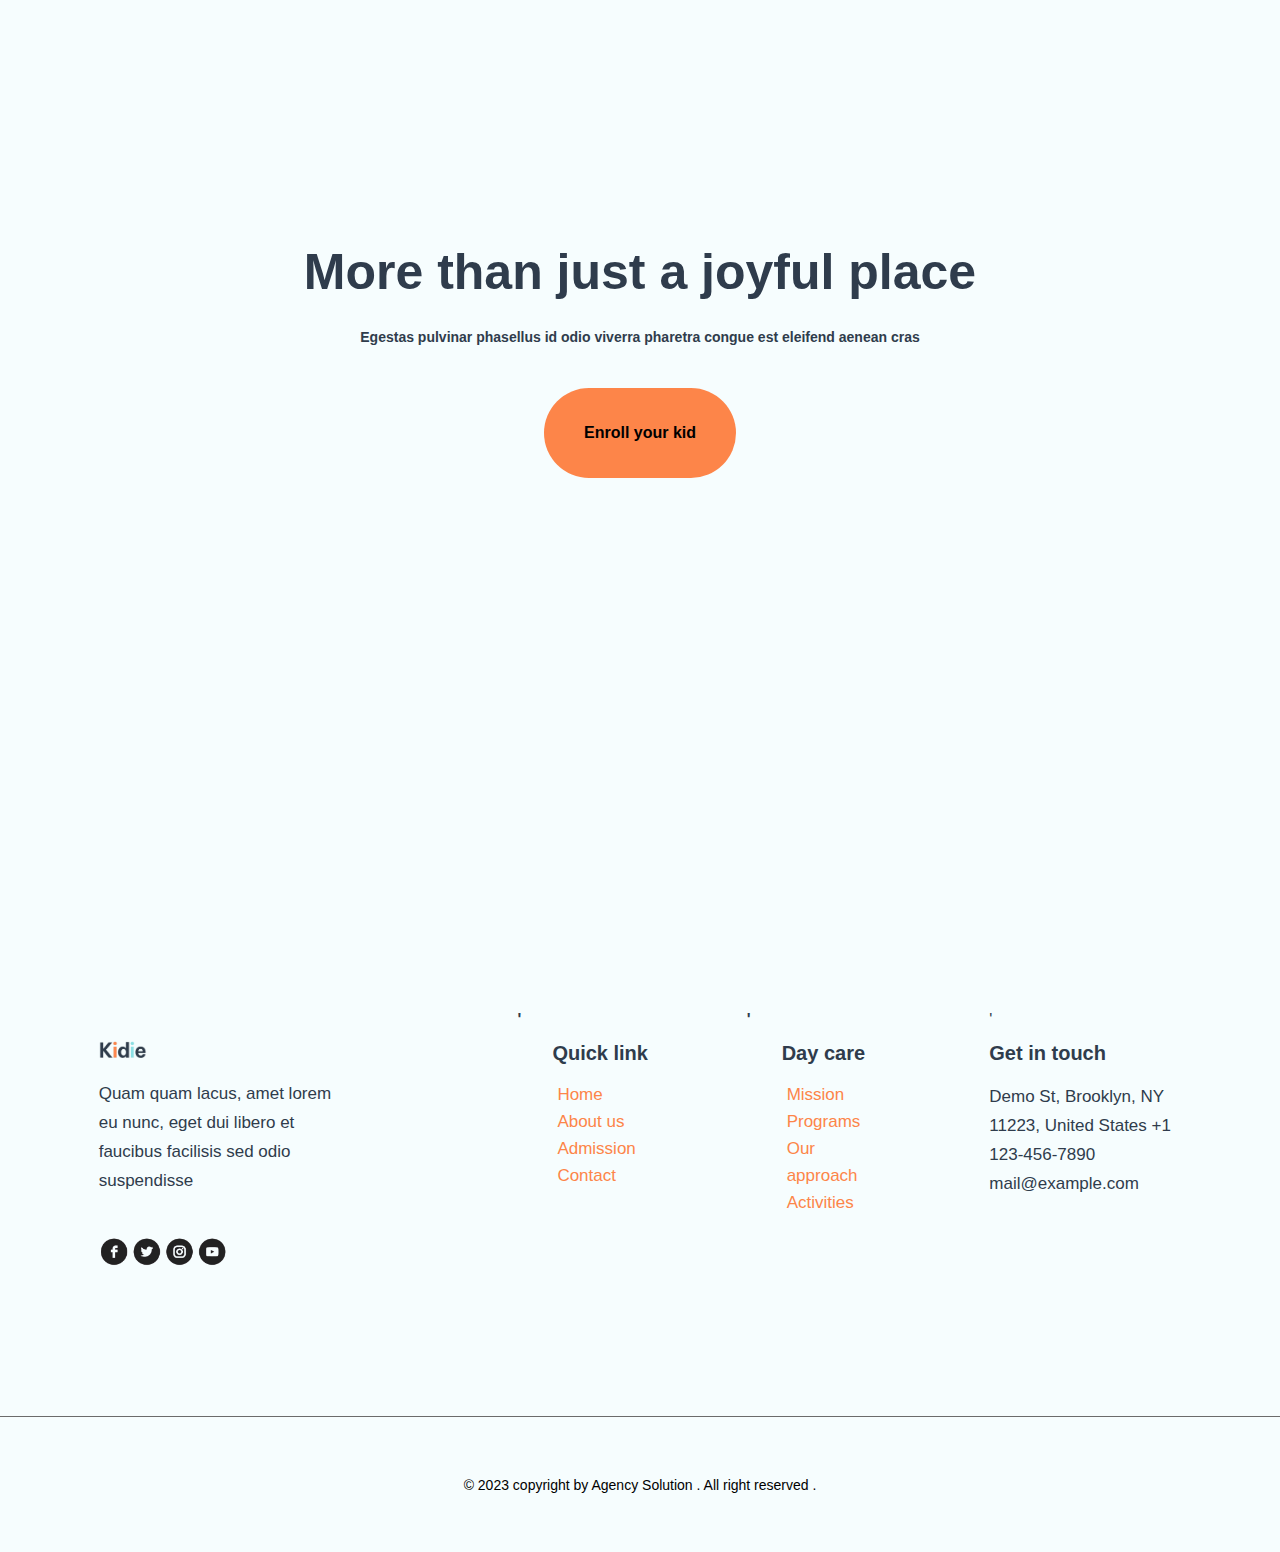
<file: index1.html>
<!DOCTYPE html>
<html lang="en">
<head>
<link rel="stylesheet" href="style1.css">
    <title>Day care website</title>
</head>
<body>


    <nav>

        <div class="navbar">
          <div class="img">
            <img src="Screenshot_2024-07-15_144943-removebg-preview.png" alt="#">
          </div>
          <ul>
            <li><a href="index.html" style="color: #fd8549;">Home  </a></li >
                <li><a href="index1.html">About </a></li>
                <li><a href="index2.html">Program </a></li>
                <li><a href="index3.html">Admission</a></li>
                <li><a href="">Contact </a></li>
      </ul>
      <button class="btn1">Enroll now </button>
      </div>
      </nav>
<!-- ==============================================================1stsection============================================================== -->

      <section id="About" class="section1">
        <div class="maindiv1">
        <div class="condiv1">
            <h6>About us</h6>
        
        <h1>We are here to help parents raise happy and healthy children</h1>
        </div>
        </div>
        </section>
              <!-- ==============================================================2ndsection============================================================== -->

<section id="About" class="section2">

    <div class="maindiv2">
    
    <div class="imgdiv2">
    
    <img src="day-care-home-about-image-400x400.jpg" alt="">
    
    </div>
    
     

    
    <div class="condiv2">
     
        <h1>We all need support through the most important period of our children: the early years</h1>
          
         <p>Aliquam rhoncus mauris, convallis volutpat velit bibendum dui duis ut vulputate amet, ac ipsum nisl convallis ut.</p>
        <p>Pulvinar ultrices porta mattis quis lobortis est facilisis purus nunc, sed semper enim dictum sed donec condimentum sodales sed non vel malesuada morbi arcu justo, pretium sagittis hac nisi amet, fermentum nunc.</p>
        <p>Blandit auctor felis habitasse aliquet est potenti ut urna eget orci pellentesque commodo vitae.</p>
        </div>
        
    
    </div>
    
    
    </div>
    </section>
    <!-- ==============================================================3rdsection============================================================== -->
<section class="section3">
    <div class="maindiv3">

        <div class="f1heading">
             
        <h1>Founder & Head of School</h1>
<p class="p1">Magna et nibh quam eu at viverra ut hac faucibus sed cras.</p>
        
<p class="p2"> Felis mauris quisque scelerisque ac et, porta sit placerat pharetra, ac sodales vel vitae tincidunt mauris arcu placerat mi quis lorem orci, parturient rutrum.</p>        
        
        </div>

<div class="imgdiv3">
    <img src="day-care-head-of-school.jpg" alt="">
</div>


<div class="condiv3">
    <h2>
        Tortor platea nunc lorem morbi pellentesque sed enim viverra venenatis, sem pellentesque massa nunc quis lectus.</h2>
       <div class="sign">
       <img src="day-care-head-of-school-signature.png" alt="">
       <h1>Yolanda Jenkins</h1>
       
    </div>
</div>
    </div>
</section>


      <!-- ==============================================================4thsection============================================================== -->

<section class="section4" >
    
    <div class="maindiv4">
 
        <div class="cards">
            <h1>  Inclusive</h1>
<p>Nibh in sed venenatis, senectus fermentum nullam donec nulla quis ut facilisis</p>
        </div>



        
        <div class="cards">
            <h1>Responsible</h1>
<p>Nibh in sed venenatis, senectus fermentum nullam donec nulla quis ut facilisis</p>        </div>


        
        <div class="cards">
            <h1>Respectful</h1>
<p>Nibh in sed venenatis, senectus fermentum nullam donec nulla quis ut facilisis</p>        </div>



        
        <div class="cards">
            <h1>Collaborative</h1>
<p>Nibh in sed venenatis, senectus fermentum nullam donec nulla quis ut facilisis</p>        </div>

    </div>
</section>
      <!-- ==============================================================5thsection============================================================== --> 
 <section>


<div class="maindivh">


<div class="condivh">
<h6>Vision</h6>
<h1>
    We want to inspire the next integer nulla habitant nec sem nam bibendum arcu rhoncus in consequat.</h1>
</div>
<div class="condivh">
    <h6>Mission
    </h6>
    <h1>
        
We are here to help parents sed nulla gravida ipsum aliquam consectetur neque odio turpis fringilla pretium bibendum commodo.</h1>
    </div>

</div>
 </section>



<!-- ==============================================================9thsection============================================================== -->



 <section class="section9">
    <div class="mainheading3">
        <h6>Meet the teachers  </h6>
        <h1>Experts in giving your children best start</h1>
      </div>



<div class="maindiv9">

<div class="imgdiv8">
    <img src="day-care-home-teacher-image-3.jpg" alt="">
    <h3>Ella Stark</h3>
    <h6>Lead teacher and 1-2 year olds</h6>
</div>



<div class="imgdiv8">
    <img src="day-care-home-teacher-image-2.jpg" alt="">
    <h3>Harriet Bailey</h3>
    <h6>Teacher: 2-3 year olds</h6>
</div>


<div class="imgdiv8">
    <img src="day-care-home-teacher-image-1.jpg" alt="">
    <h3>Melinda Schiller</h3>
    <h6> Teacher: 3-4 year olds</h6>
</div>

</div>

</section>
<!-- ==============================================================10thsection============================================================== -->
<section class="section10">
    <div class="mainheading4">
        <h6>What parent say</h6>
      </div>


    <div class="maindiv10">
<div class="imgdiv9">
    <img src="day-care-home-testimonial-image.jpg" alt="">
</div>





<div class="condiv8">

    <p>Faucibus nulla tincidunt sagittis faucibus proin habitasse nunc erat sed nisi non pulvinar at ante diam nulla tincidunt lectus maecenas penatibus nam suspendisse cursus risus, ac nibh suspendisse</p>
    <h3>Ramona Altenwerth</h3>
</div>
    </div>
</section>
<!-- ==============================================================11thsection============================================================== -->
<section class="section11">


<div class="maindiv11">
 
<div class="condiv9">
    <h1>More than just a joyful place</h1>
<h5>Egestas pulvinar phasellus id odio viverra pharetra congue est eleifend aenean cras</h5>
<button class="btn6" >Enroll your kid</button>

</div>

</div>
</section>
<!-- ==============================================================12thsection============================================================== -->
<footer>

<div class="maindiv12">



<div class="imgdiv10">

<img src="Screenshot_2024-07-15_144943-removebg-preview.png" alt="" style="width: 15%;">

<p>Quam quam lacus, amet lorem eu nunc, eget dui libero et faucibus facilisis sed odio suspendisse</p>

<img src="Black-Icons-widget-template-to-embed__1_-removebg-preview (1).png" alt="" style="width: 40%; padding-top: 25px; ">

</div>



<div class="condiv10">'

    <h1>Quick link</h1>
    <ul>
        <li><a href="#">Home  </a></li >
        <li><a href="#">About us </a></li>
        <li><a href="#">Admission</a></li>
        <li><a href="#">Contact </a></li>
       
        </ul>

</div>









<div class="condiv10">'

    <h1>Day care</h1>
    <ul>
        <li><a href="#">Mission  </a></li >
        <li><a href="#">Programs </a></li>
        <li><a href="#">Our approach</a></li>
        <li><a href="#">Activities</a></li>
       
        </ul>

</div>


<div class="condiv11">'

    <h1>Get in touch</h1>
    <p>Demo St, Brooklyn,
        NY 11223, United States
        +1 123-456-7890
        mail@example.com</p>

</div>
</div>
</footer>
<footer>
    
    <div class="lastfotter ">
        &copy; 2023 copyright by Agency Solution . All right reserved .
    </div>
    </footer>
</file>
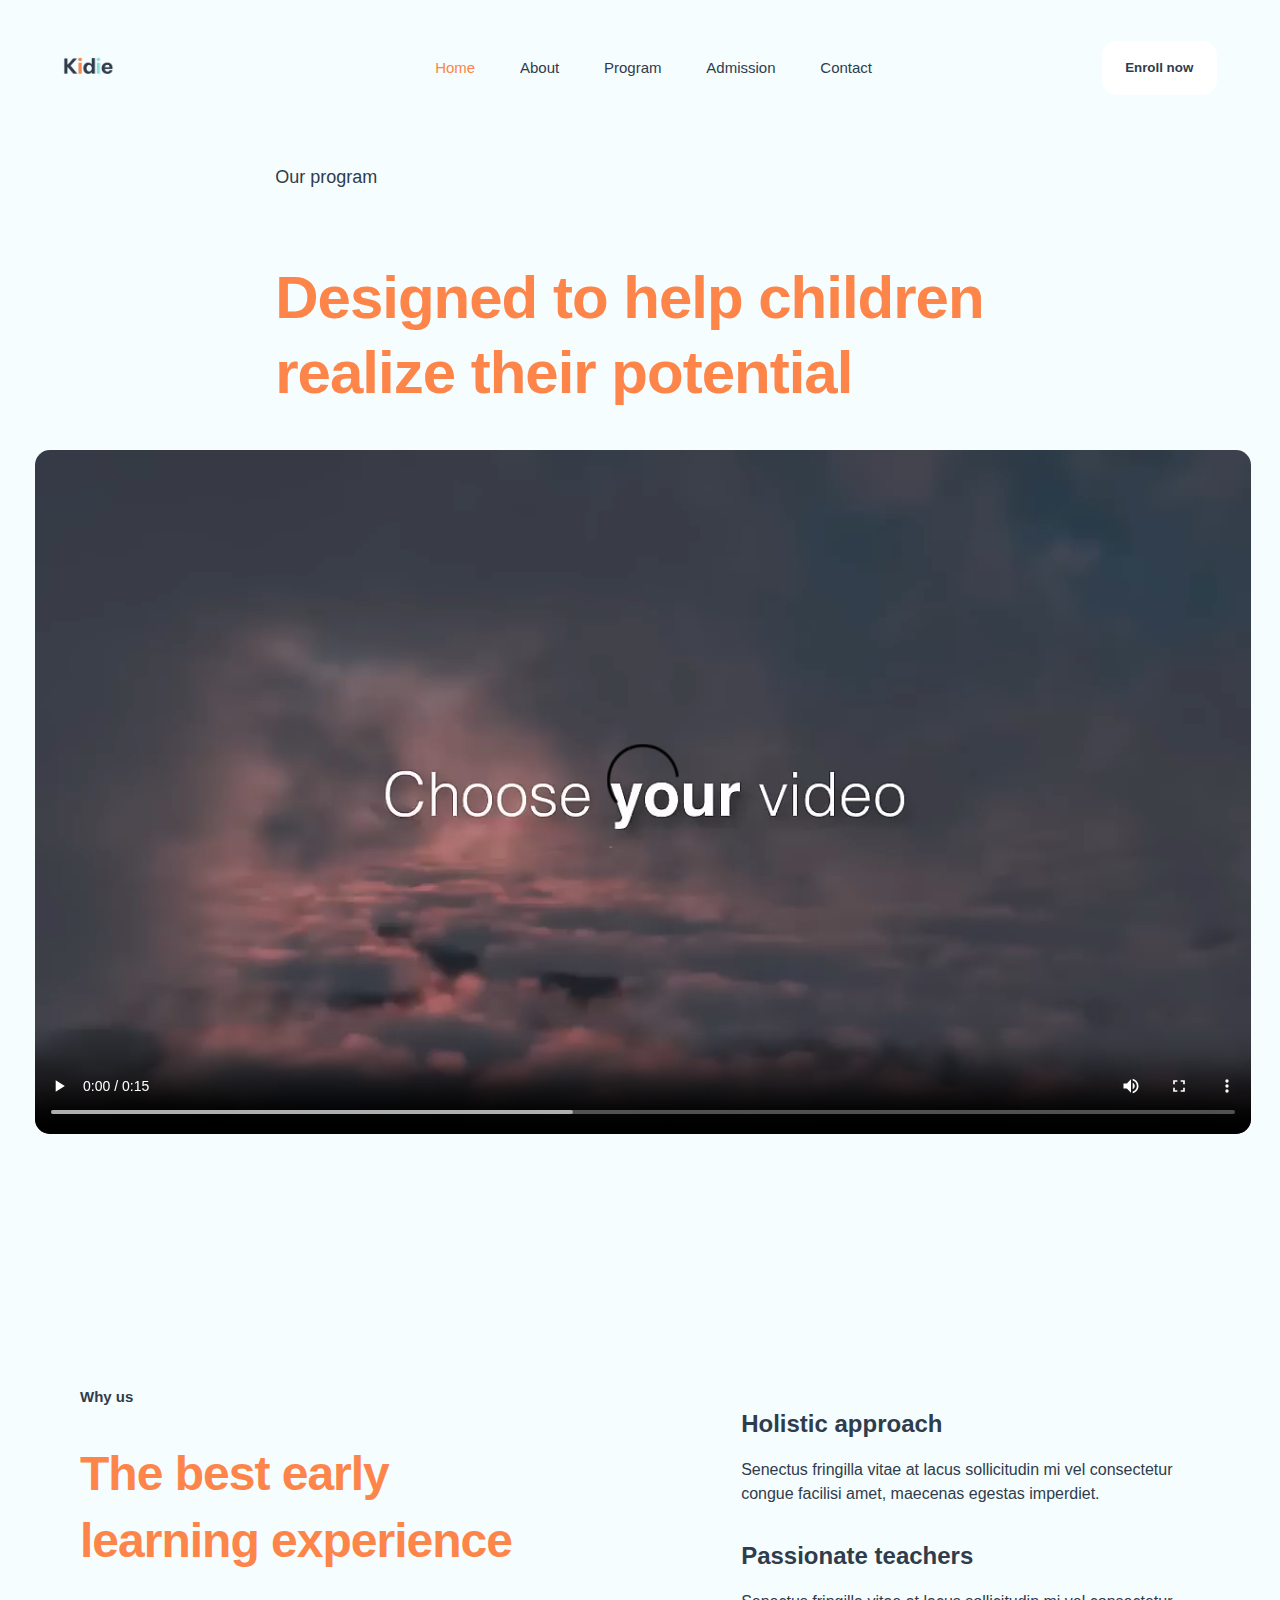
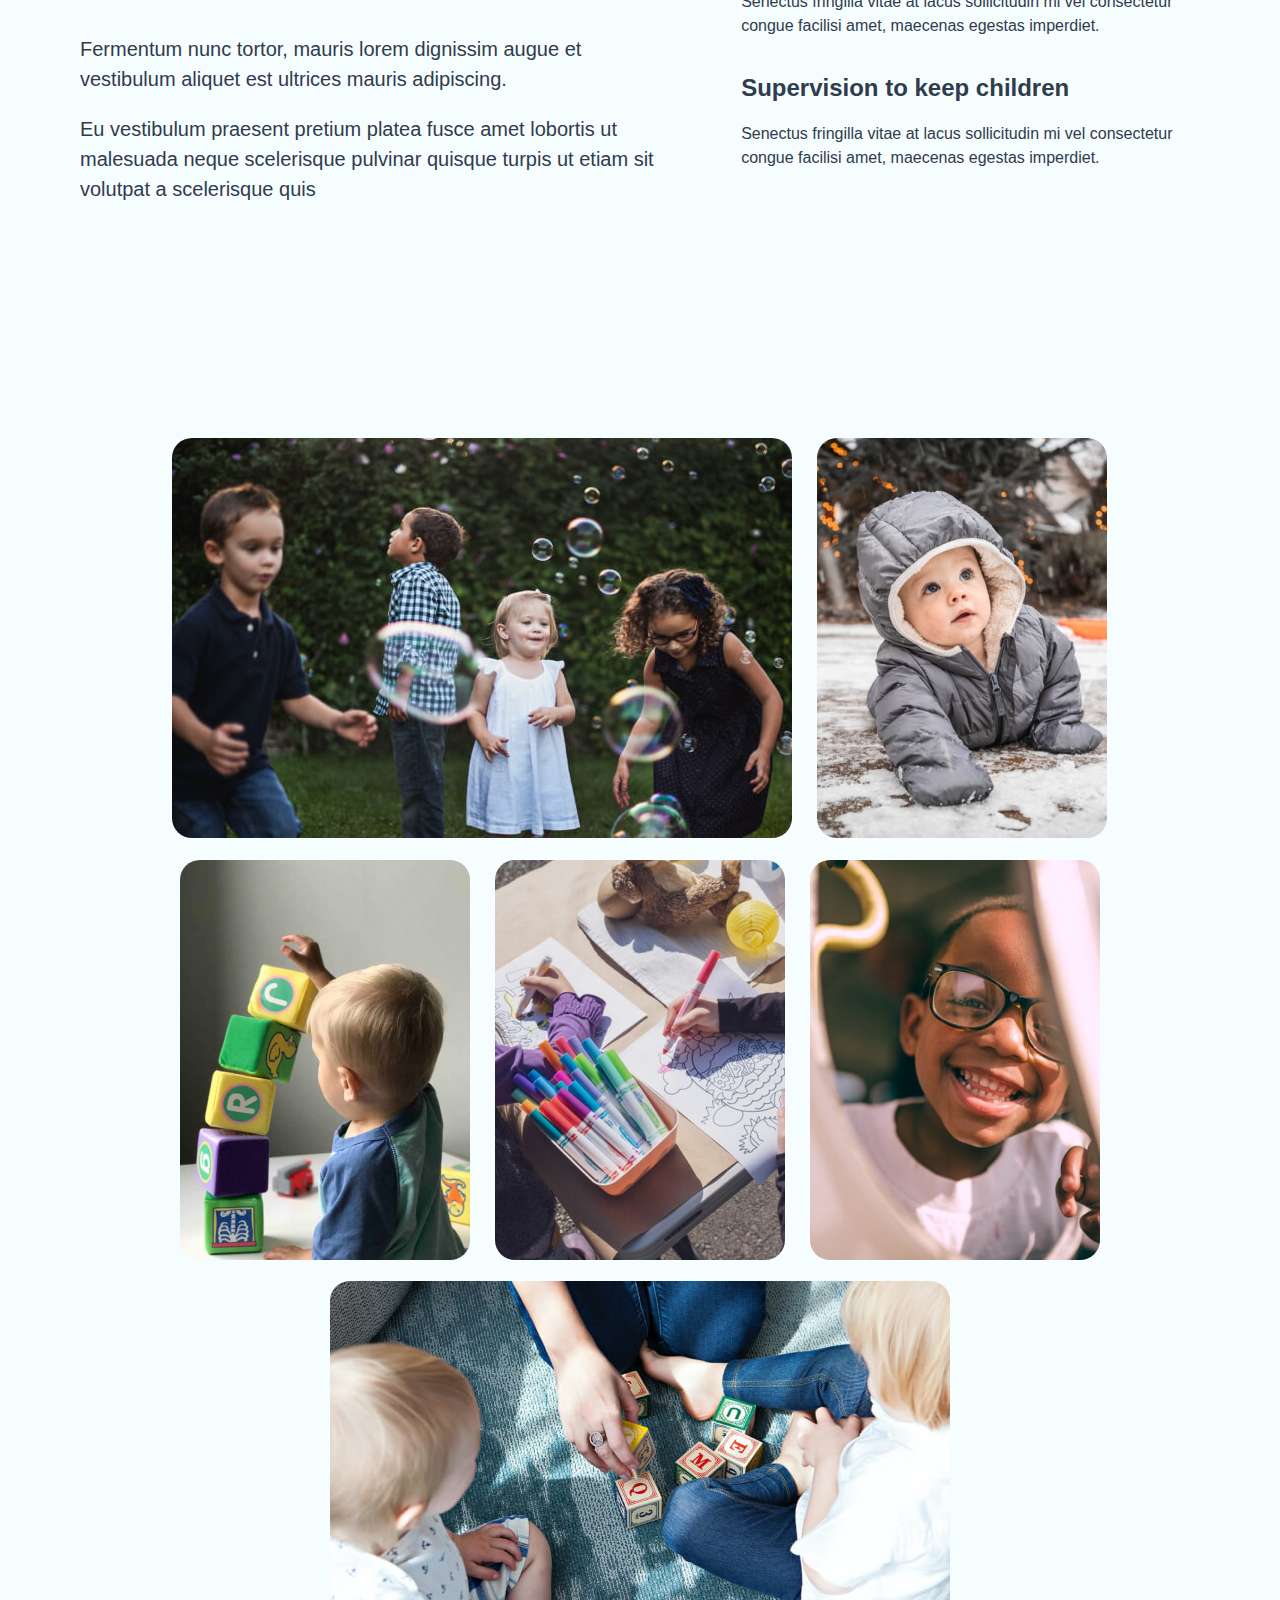
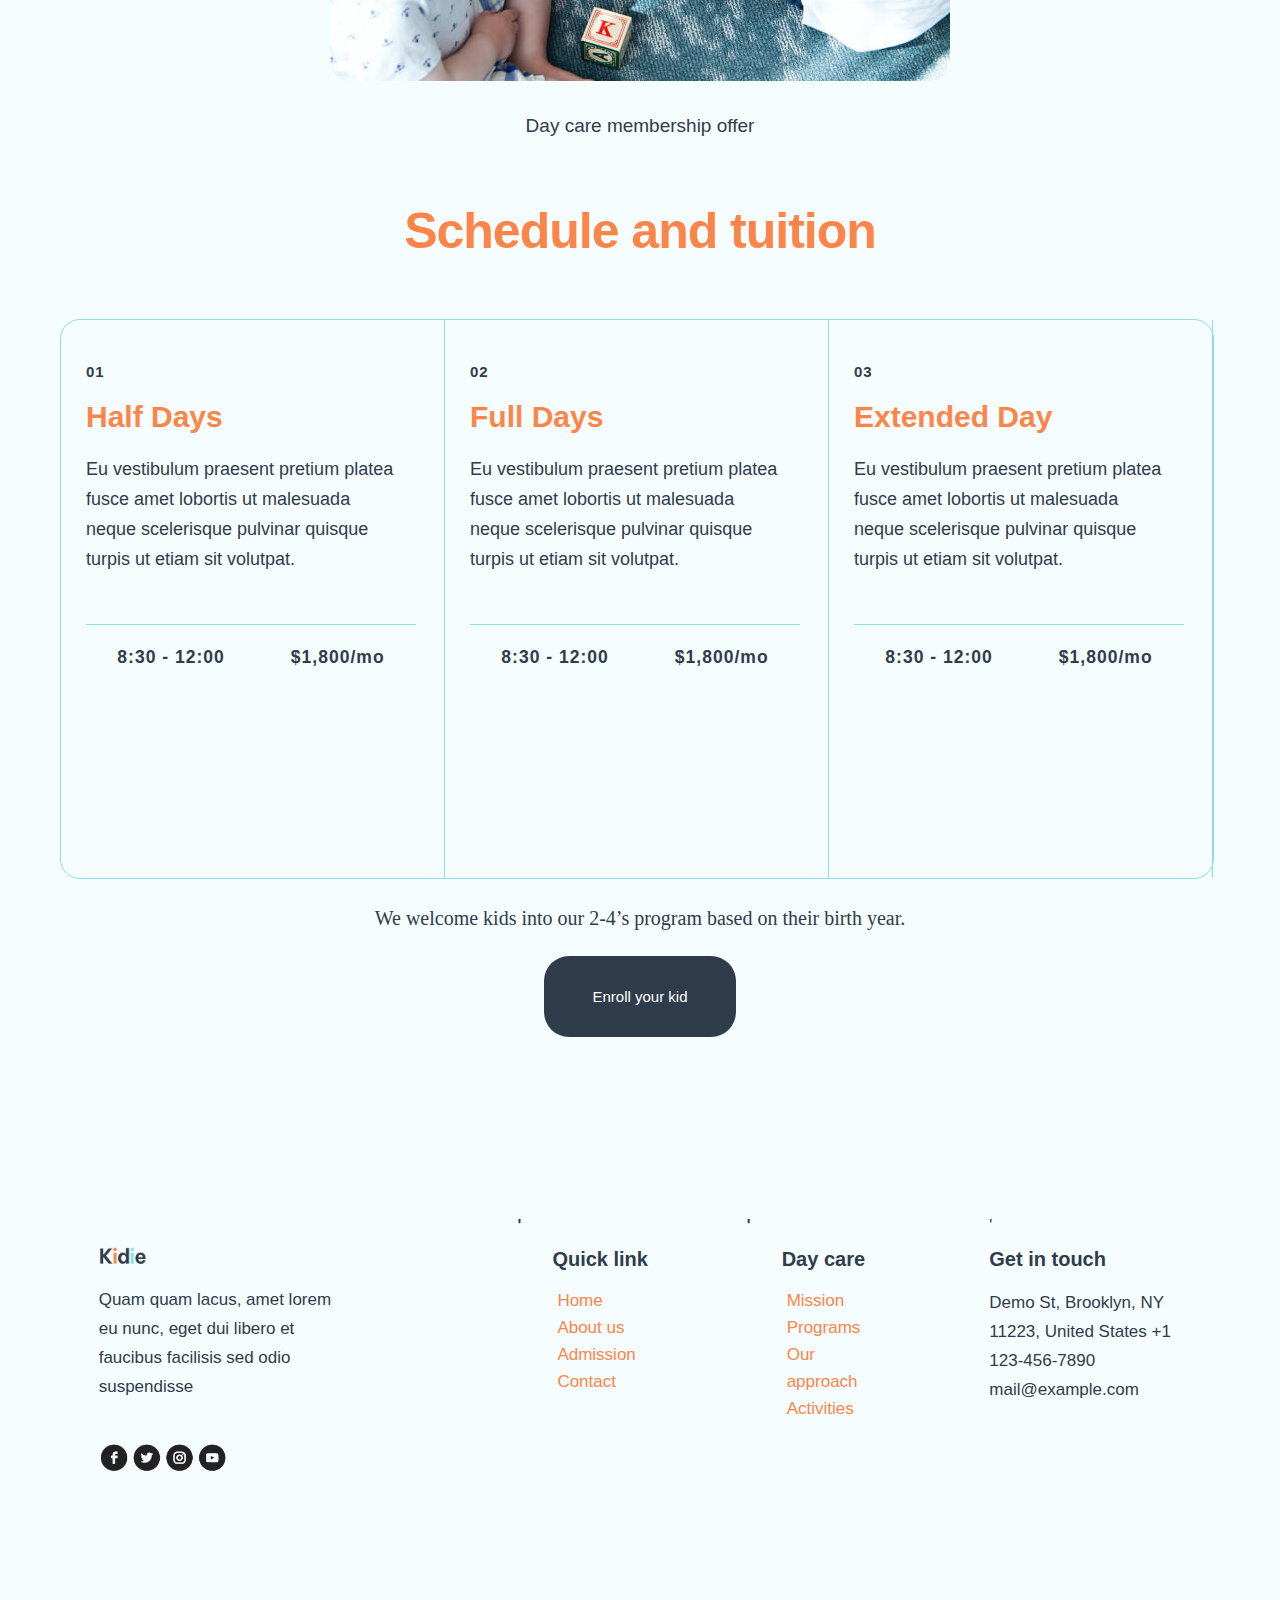
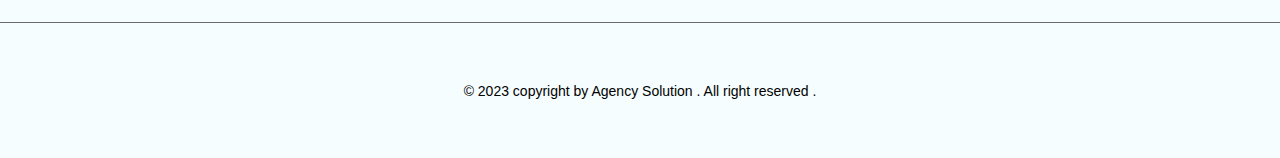
<file: index2.html>
<!DOCTYPE html>
<html lang="en">
<head>
<link rel="stylesheet" href="style2.css">
    <title>Document</title>
</head>
<body>

    <nav>

        <div class="navbar">
          <div class="img">
            <img src="Screenshot_2024-07-15_144943-removebg-preview.png" alt="#">
          </div>
          <ul>
            <li><a href="index.html" style="color: #fd8549;">Home  </a></li >
                <li><a href="index1.html">About </a></li>
                <li><a href="index2.html">Program </a></li>
                <li><a href="index3.html">Admission</a></li>
                <li><a href="">Contact </a></li>
      </ul>
      <button class="btn1">Enroll now </button>
      </div>
      </nav>
      <!-- ==============================================================1stsection============================================================== -->
<section id="Program">
    <div class="mainheading2">
        <h6>Our program</h6>
        <h1>Designed to help children realize their potential</h1>
      </div>

      <div class="videodiv">
        <video  controls src="Video Placeholder.mp4" width="95%" height="100%" style="border-radius: 15px;  margin-left:35px ; border: none;"  ></video>
            </div>
</section>

      <!-- ==============================================================2stsection============================================================== -->

<section>

<div class="maindiv6">

    <div class="condiv6">
        <h6>Why us</h6>
    <h1>The best early learning experience</h1>
<p>Fermentum nunc tortor, mauris lorem dignissim augue et vestibulum aliquet est ultrices mauris adipiscing.</p>    
 <p>Eu vestibulum praesent pretium platea fusce amet lobortis ut malesuada neque scelerisque pulvinar quisque turpis ut etiam sit volutpat a scelerisque quis</p>
    </div>

<div class="headdiv">
<div class="headingdiv">
    <h2>Holistic approach</h2>
    <p>Senectus fringilla vitae at lacus sollicitudin mi vel consectetur congue facilisi amet, maecenas egestas imperdiet.</p>

</div>
<div class="headingdiv">
    <h2>Passionate teachers</h2>
    <p>Senectus fringilla vitae at lacus sollicitudin mi vel consectetur congue facilisi amet, maecenas egestas imperdiet.</p>
    
</div>
<div class="headingdiv">
    <h2>Supervision to keep children</h2>
    <p>Senectus fringilla vitae at lacus sollicitudin mi vel consectetur congue facilisi amet, maecenas egestas imperdiet.</p>
    
</div>
</div>
</div>
</section>

<!-- ==============================================================3thsection============================================================== -->





<section class="section7">

    <div class="maindiv7">
    
    <div class="imgdiv7">
        <img src="day-care-home-gallery-image-6.jpg" alt="">
        <img src="day-care-home-gallery-image-5.jpg" alt="">
        <img src="day-care-home-gallery-image-4.jpg" alt="">
        <img src="day-care-home-gallery-image-2.jpg" alt="">
        <img src="day-care-home-gallery-image-1.jpg" alt="">
        <img src="day-care-home-gallery-image-3.jpg" alt="">
    
    </div>
    </div>
    </section>
      <!-- ==============================================================5thsection============================================================== --> 

<section class="section5"> 
    <div class="mainheading1">
        <h5>Day care membership offer</h5>
        <h1>Schedule and tuition</h1>
      </div>
<div class="maindiv5">
<div class="condiv5">
    <h2>01</h2>
    <h1>Half Days</h1>
    <p>Eu vestibulum praesent pretium platea fusce amet lobortis ut malesuada neque scelerisque pulvinar quisque turpis ut etiam sit volutpat.</p>
    <div class="time">
        <h3>8:30 - 12:00</h3>
        <h3>$1,800/mo</h3>
    </div>
</div>
<div class="condiv5">
    <h2>02</h2>
    <h1>Full Days</h1>
    
<p>Eu vestibulum praesent pretium platea fusce amet lobortis ut malesuada neque scelerisque pulvinar quisque turpis ut etiam sit volutpat.</p>
<div class="time">
    <h3>
        8:30 - 12:00</h3>
    <h3> $1,800/mo</h3>
</div>
</div>
<div class="condiv5">
    <h2>03</h2>
    <h1>Extended Day</h1>
 
   <p>Eu vestibulum praesent pretium platea fusce amet lobortis ut malesuada neque scelerisque pulvinar quisque turpis ut etiam sit volutpat.</p>
   
   <div class="time">
    <h3>8:30 - 12:00</h3>
    <h3>$1,800/mo</h3>
</div>

</div>
</div>

<div class="lastheading">
    <h1>We welcome kids into our 2-4’s program based on their birth year.</h1>
    <button class="btn5"> Enroll your kid </button>
    </div>
</section>
 <!-- ==============================================================6thsection============================================================== -->
<footer>

    <div class="maindiv12">
    
    
    
    <div class="imgdiv10">
    
    <img src="Screenshot_2024-07-15_144943-removebg-preview.png" alt="" style="width: 15%;">
    
    <p>Quam quam lacus, amet lorem eu nunc, eget dui libero et faucibus facilisis sed odio suspendisse</p>
    
    <img src="Black-Icons-widget-template-to-embed__1_-removebg-preview (1).png" alt="" style="width: 40%; padding-top: 25px; ">
    
    </div>
    
    
    
    <div class="condiv10">'
    
        <h1>Quick link</h1>
        <ul>
            <li><a href="#">Home  </a></li >
            <li><a href="#">About us </a></li>
            <li><a href="#">Admission</a></li>
            <li><a href="#">Contact </a></li>
           
            </ul>
    
    </div>
    
    
    
    
    
    
    
    
    
    <div class="condiv10">'
    
        <h1>Day care</h1>
        <ul>
            <li><a href="#">Mission  </a></li >
            <li><a href="#">Programs </a></li>
            <li><a href="#">Our approach</a></li>
            <li><a href="#">Activities</a></li>
           
            </ul>
    
    </div>
    
    
    <div class="condiv11">'
    
        <h1>Get in touch</h1>
        <p>Demo St, Brooklyn,
            NY 11223, United States
            +1 123-456-7890
            mail@example.com</p>
    
    </div>
    </div>
    </footer>
    <footer>
        
        <div class="lastfotter ">
            &copy; 2023 copyright by Agency Solution . All right reserved .
        </div>
        </footer>
</file>
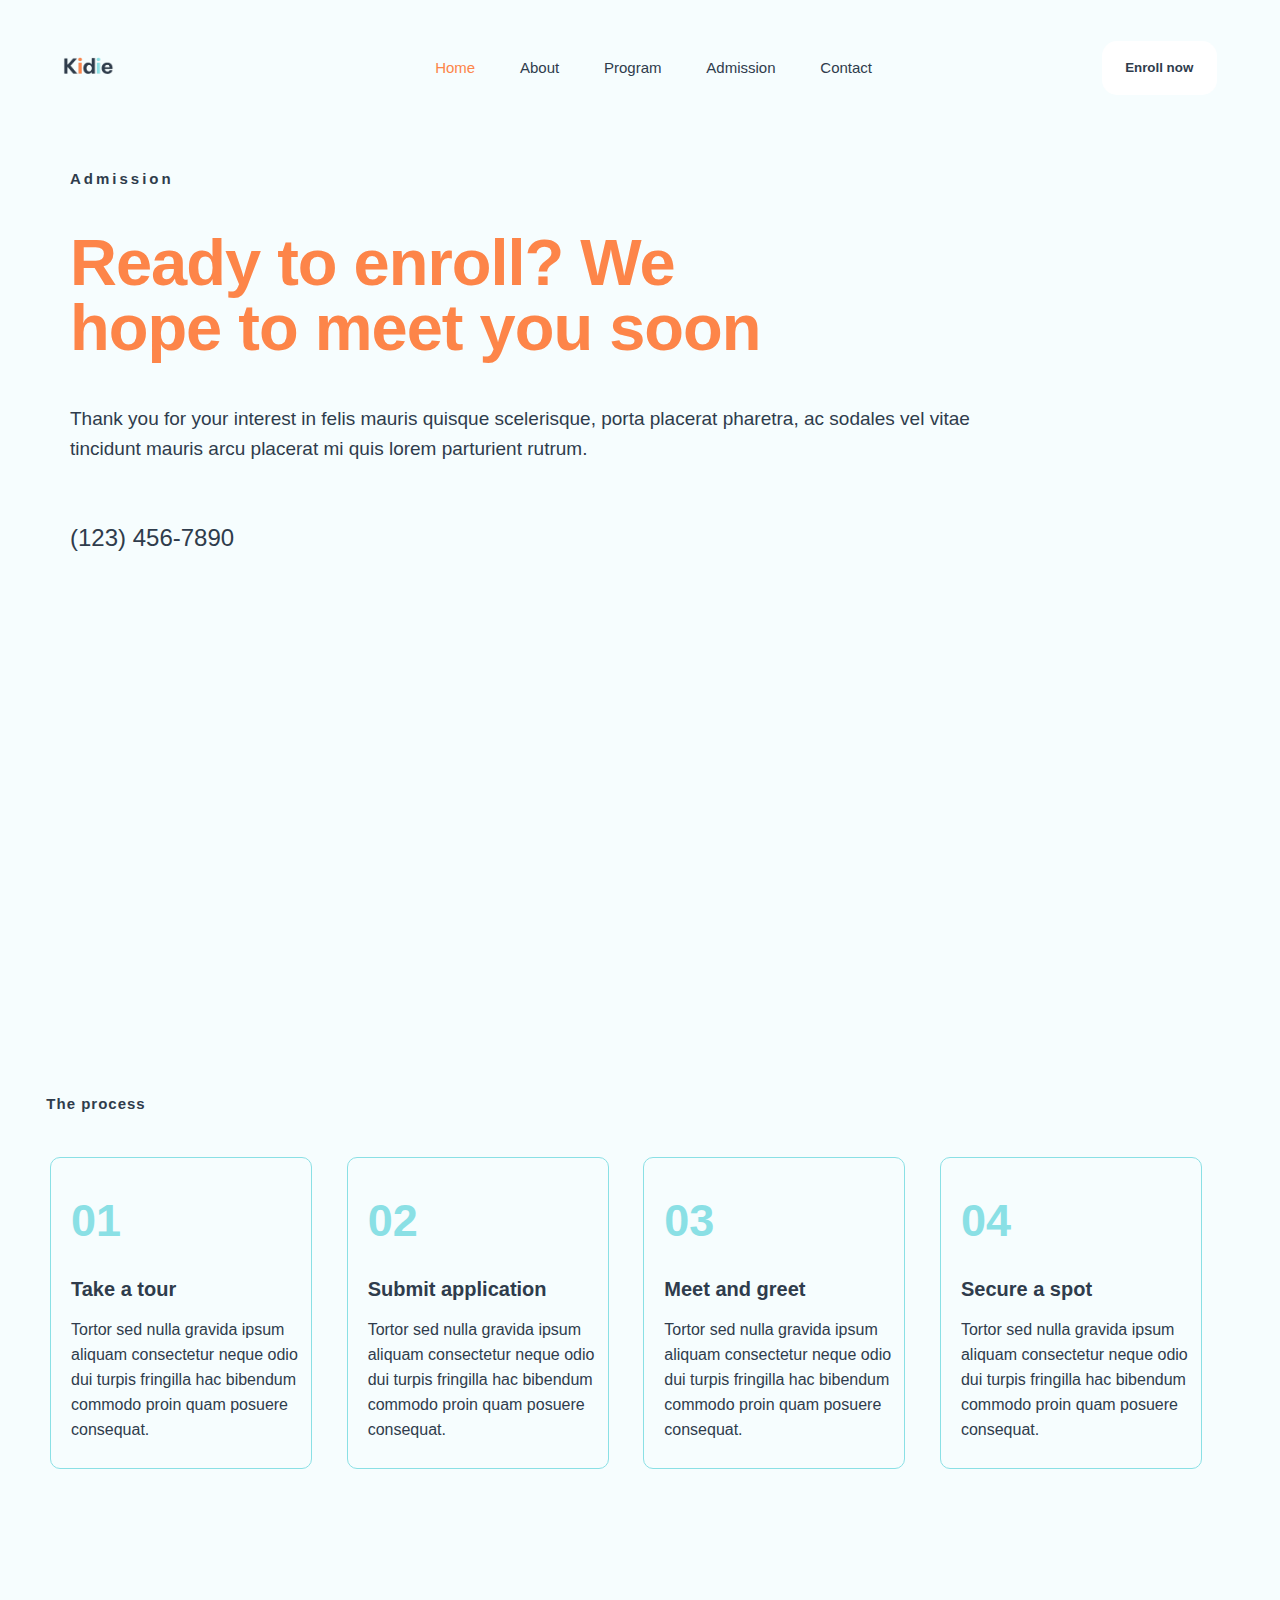
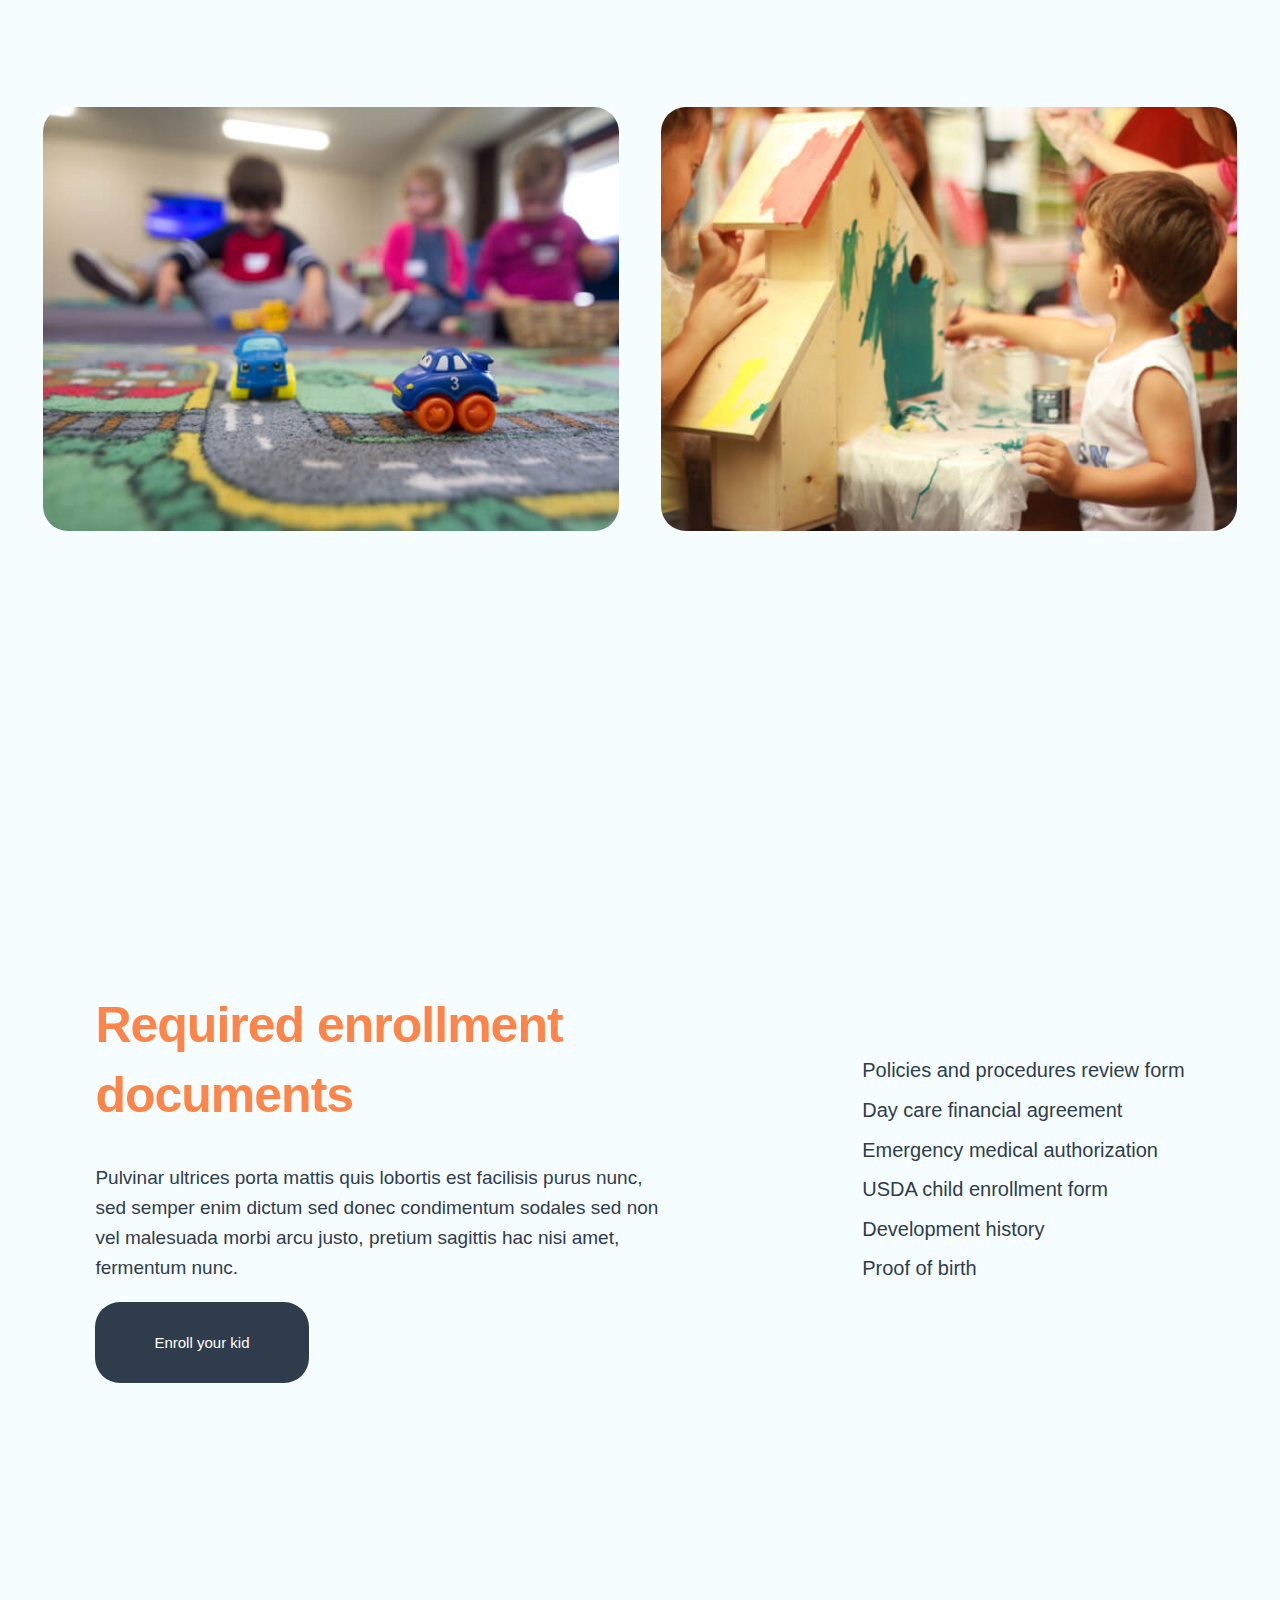
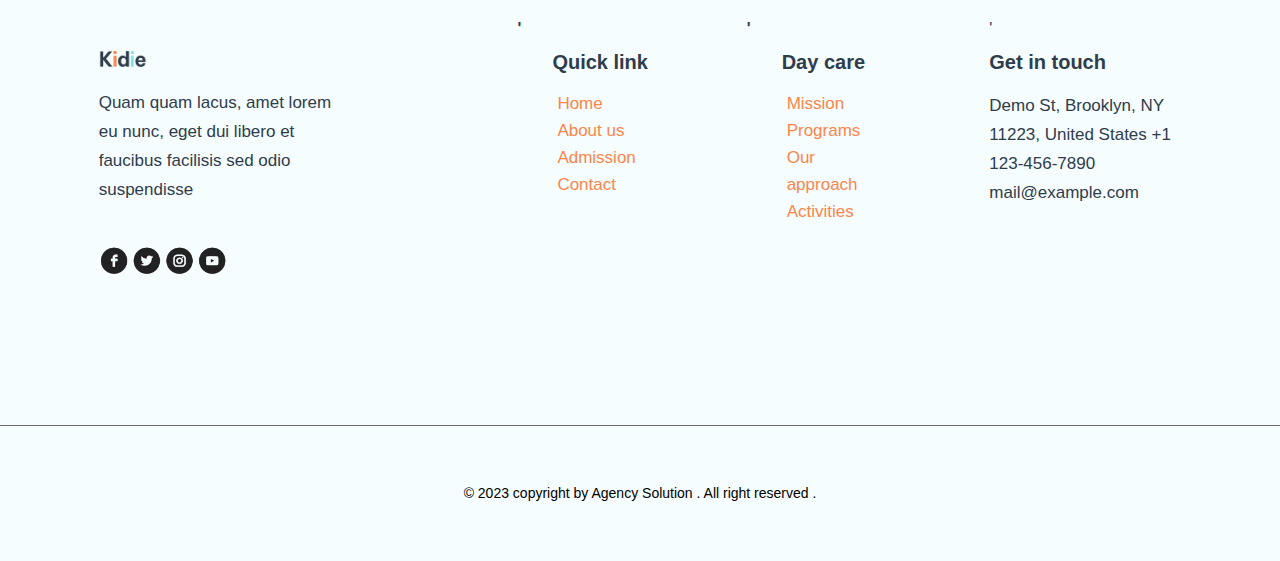
<file: index3.html>
<!DOCTYPE html>
<html lang="en">
<head>
<link rel="stylesheet" href="style3.css">
    <title>Document</title>
</head>
<body>

    <nav>

        <div class="navbar">
          <div class="img">
            <img src="Screenshot_2024-07-15_144943-removebg-preview.png" alt="#">
          </div>
          <ul>
            <li><a href="index.html" style="color: #fd8549;">Home  </a></li >
                <li><a href="index1.html">About </a></li>
                <li><a href="index2.html">Program </a></li>
                <li><a href="index3.html">Admission</a></li>
                <li><a href="">Contact </a></li>
      </ul>
      <button class="btn1">Enroll now </button>
      </div>
      </nav>
 <!-- ==============================================================1stsection============================================================== -->

<section id="Admission" class="section1">
    <div class="maindiv1">
    
    
    <div class="condiv1">
        <h6>Admission</h6>
    
    <h1>Ready to enroll?
        We hope to meet you soon </h1>
    <p>Thank you for your interest in felis mauris quisque scelerisque, porta placerat pharetra, ac sodales vel vitae tincidunt mauris arcu placerat mi quis lorem parturient rutrum. </p>
    
    
      
    
    
    <h4>(123) 456-7890</h4>
    
    
    
    
 
    </div>
    </div>
    </section>
    
    
    
          <!-- ==============================================================2ndsection============================================================== -->

<section class="section4" >
    <div class="mainheading">
        <h5>The process</h5>
        </div>
    <div class="maindiv4">

       



  
            
        
       <div class="card">
       

        
<div class="condiv4">
    <h2>01</h2>
<h1>Take a tour</h1>
<p>Tortor sed nulla gravida ipsum aliquam consectetur neque odio dui turpis fringilla hac bibendum commodo proin quam posuere consequat.</p>
 
</div>
</div>



<div class="card">
 

<div class="condiv4">
    <h2>02</h2>
    <h1>Submit application</h1>
    <p>Tortor sed nulla gravida ipsum aliquam consectetur neque odio dui turpis fringilla hac bibendum commodo proin quam posuere consequat.</p>
    
    </div>
</div>





    <div class="card">

     
    <div class="condiv4">
        <h2>03</h2>
        <h1>Meet and greet</h1>
        <p>Tortor sed nulla gravida ipsum aliquam consectetur neque odio dui turpis fringilla hac bibendum commodo proin quam posuere consequat.</p>
    
        
        </div>

</div>
<div class="card">

     
    <div class="condiv4">
        <h2>04</h2>
        <h1>Secure a spot</h1>
        <p>Tortor sed nulla gravida ipsum aliquam consectetur neque odio dui turpis fringilla hac bibendum commodo proin quam posuere consequat.</p>
    
        
        </div>

</div>



    </div>
    
<div class="imgdiv4">
    <img src="daycare-admission-image-2.jpg" alt="">
    <img src="daycare-admission-image-1.jpg" alt="">
    

</div>
</section>
     <!-- =============================================================3thsection============================================================== -->


<section >

    <div class="maindiv5">


    <div class="condivheading">
   
        <h1>Required enrollment documents</h1>
     <p>Pulvinar ultrices porta mattis quis lobortis est facilisis purus nunc, sed semper enim dictum sed donec condimentum sodales sed non vel malesuada morbi arcu justo, pretium sagittis hac nisi amet, fermentum nunc.</p>
        <button class="btn2" >Enroll your kid  </button>
   
    </div> 

<div class="headingssec">
    <h2>Policies and procedures review form</h2>
    <h2>Day care financial agreement</h2>
    <h2>Emergency medical authorization</h2>
    <h2>USDA child enrollment form</h2>
    <h2>Development history</h2>
    <h2>Proof of birth</h2>
</div>
</div>
</section>

<!-- ==============================================================12thsection============================================================== -->
<footer>

    <div class="maindiv12">
    
    
    
    <div class="imgdiv10">
    
    <img src="Screenshot_2024-07-15_144943-removebg-preview.png" alt="" style="width: 15%;">
    
    <p>Quam quam lacus, amet lorem eu nunc, eget dui libero et faucibus facilisis sed odio suspendisse</p>
    
    <img src="Black-Icons-widget-template-to-embed__1_-removebg-preview (1).png" alt="" style="width: 40%; padding-top: 25px; ">
    
    </div>
    
    
    
    <div class="condiv10">'
    
        <h1>Quick link</h1>
        <ul>
            <li><a href="#">Home  </a></li >
            <li><a href="#">About us </a></li>
            <li><a href="#">Admission</a></li>
            <li><a href="#">Contact </a></li>
           
            </ul>
    
    </div>
    
    
    
    
    
    
    
    
    
    <div class="condiv10">'
    
        <h1>Day care</h1>
        <ul>
            <li><a href="#">Mission  </a></li >
            <li><a href="#">Programs </a></li>
            <li><a href="#">Our approach</a></li>
            <li><a href="#">Activities</a></li>
           
            </ul>
    
    </div>
    
    
    <div class="condiv11">'
    
        <h1>Get in touch</h1>
        <p>Demo St, Brooklyn,
            NY 11223, United States
            +1 123-456-7890
            mail@example.com</p>
    
    </div>
    </div>
    </footer>
    <footer>
        
        <div class="lastfotter ">
            &copy; 2023 copyright by Agency Solution . All right reserved .
        </div>
        </footer>
</file>
<file: style.css>
body{
    padding: 0px;
    margin: 0px;
    box-sizing: border-box;
    overflow-x: hidden;
    background-color:#f6fdfe;
    /* background-image: url(https://websitedemos.net/daycare-02/wp-content/uploads/sites/1041/2022/03/day-care-hero-blobs-background.svg);
    background-position: top right;
    background-repeat: no-repeat;  */

}
 ::selection{
    background-color: #fd8549;
    color: black;
 }
.navbar{
 
    display: flex;
    justify-content: center;
    align-items: center;
    width: 100%;
    height: 15vh;
    font-family: Verdana, Geneva, Tahoma, sans-serif;
   
   .img{
 width: 8%;
 
    img{
    
         
        width: 50%;
    }
   
}
    ul{
      
    gap: 5%;
    width: 70%;
     display: flex;
     justify-content:center;
     list-style: none;
     
   } 

  a{
font-family: Arial, Helvetica, sans-serif;
    font-size:15px;
    color: #2f3c4c;
    text-decoration: none;
    
  }
  .btn1{
    background-color: rgb(255, 255, 255);
    font-family: Arial, Helvetica, sans-serif;
font-weight: 100;
    border-radius: 15px;
    border: none;
    width: 9%;
    height: 6vh;
    color: #2f3c4c;
     font-weight: bold;
  }
}
a:hover{
    color: #fd8549;
}
.btn1:hover{

    background-color: #fd8549;

}


 /* ==============================================================1stsection============================================================== */



.maindiv1{
    width: 90%;
    height: 100vh;
    display: flex;
    justify-content:space-evenly;
    align-items: center;

  font-family: Arial, Helvetica, sans-serif;
}
.condiv1{
   height: 80vh;
    width: 50%;
    h1{
        width: 100%;
        color: #fd8549;
        font-size: 65px;
        line-height: 1.4em;
        letter-spacing: -1px;

    }
    p{
       font-size:19px ;
       width: 100%;
   line-height: 30px;
   font-weight: 400;
    
  
 color: #2f3c4c;

    }

    h6{
      
        color: #2f3c4c;
        letter-spacing: 3px;
        font-size: 15px;
        font-weight: 550;
     
       
    }
    .btn2{
        width: 45%;
        height: 9vh;
        background-color: #2f3c4c;
        border-radius: 25px;
        border: none;
        text-align: center;
        color: #fff;
        font-size: 15px;
        transition: 0.5s;
    }
    .btn2:hover{
        background-color: #fd8549;
    }

    .stars{
        width: 80%;
       display: flex;
       justify-content: space-between;
       align-items: center;
       gap: 5%;
        
   
       .con{

        img{
            height: 12vh;
    width: 92%;
        }
        h3{
            font-size: 14px;
            font-weight: 100;
            width: 155px;
          
        }
       }
    

    }
    h4{
        height: 5vh;
        font-size: x-large;
        margin-top: 60px;
        color: #2f3c4c;
font-weight: 100;
       }
}


.imgdiv1{

    .fimg{
   position: relative;
        img{
           border-radius: 20px;
            width: 95%;

        }

    }
    .simg{
        top: 63%;
        left: 77%;
        position: absolute;
    background: transparent;
img{
    border-radius: 20px;
    width: 95%;
   
}
    }
    
}
 /* ==============================================================2ndsection============================================================== */

 .maindiv2{
    display: flex;
    justify-content: space-evenly;
    align-items: center;
    width: 100%;
    height: 100vh;
    margin-bottom: 190px;
}
.imgdiv2{

  width: 50%;
    height: 30vh;
    img{
        width: 90%;
        border-radius: 40px;
    }
}

.condiv2{
    height: 45vh;
    width: 40%;
    font-family: Arial, Helvetica, sans-serif;  
    h6{
         
        color: #2f3c4c;
        letter-spacing: 3px;
        font-size: 15px;
        font-weight: 550;
        line-height: 1.25em;


    }
h1{
    width: 100%;
        color: #fd8549;
        font-size: 48px;
        line-height: 1.4em;
        letter-spacing: -1px;


}
h5{
    font-size: 18px;
    font-weight: 100;
    line-height: 25px;
    height: 14vh;
    
    width: 90%;
    color: #2f3c4c;


}
p{
    font-size: 18px;
    font-weight: lighter;
    line-height: 22px;
   
    width: 95%;
    color: #2f3c4c;
height: 16vh;
}
.btn3{
    width: 40%;
background-color: transparent;
border: 1px solid #2f3c4c ;
color: #2f3c4c;
border-radius: 50px;
height: 8vh;
font-size: 16px;
font-weight: 600;
}
.btn3:hover{
    background-color: #2f3c4c;
    color: #fff;
    transition: 0.5s;
}
}

 /* ==============================================================3rdsection============================================================== */
 .mainsection3{
    height: 100vh;
    width: 100%;
  
}
.maindiv3{
    display: flex;
    justify-content: center;
    align-items: center;
height: 100vh;
    .imgdiv3{
    
        width: 30%;
        img{
            width: 80%;
            border-radius: 30px;
        }
    }
    .condiv3{
    width: 50%;
    height: 45vh;
    font-family: Arial, Helvetica, sans-serif;

h2{
    color: #2f3c4c;
    font-weight: lighter;
    line-height: 55px;
    font-size: 30px;
    
}
.sign{
    color: #2f3c4c;
    margin-top: 50px;
}
h1{
    font-size: 15px;
}
h6{
    padding-top: 5px;
    font-size: 14px;
    font-weight: 100;
}
    }
}
 /* ==============================================================4thsection============================================================== */
 .mainheading{
    display: flex;
    justify-content: center;
    align-items: center;
    flex-direction: column;
   
    h5{
        
        color: #2f3c4c;
        font-family: Arial, Helvetica, sans-serif;
font-size: 19px;
font-weight: 100;

    }
    h1{
       
        font-family: Arial, Helvetica, sans-serif;
        font-size: 50px;
        color: #fd8549;
        width: 58%;
        letter-spacing: -1px;
 text-align: center;
 
      
    }
}    

.section4{
    width: 100vw;
    height: 100vh;
    display: flex;
    justify-content: center;
    align-items: center;
    flex-direction: column;
}
.maindiv4{
    display: flex;
    justify-content: space-around;
    align-items: center;
    width: 90%;
    gap: 3%;
    margin-top: 20px;
}
.card{
    border: solid #8ae0e5 1px;
    border-radius: 10px;
    width: 32%;
    img{
        width: 92%;
        border-radius: 15px;
        margin-top: -30px;
        cursor: pointer;
    }
    .condiv4{
        color: #2f3c4c;

        font-family: Arial, Helvetica, sans-serif;
        padding: 0px 10px 10px 10px;
        p{
            line-height: 25px;
            font-weight: 500;
             
        }
    }
}

.btn4{
    color:#fd8549;
    border: none;
    font-size: 17px;
    letter-spacing: 1px;
    font-weight: 600;
   background: transparent;
}
.btn4:hover{
    color: #2f3c4c;
    transition: 0.1s;


}

 
 
 
 /* ==============================================================5thsection============================================================== */
 .mainheading1{
    margin-top: 140px;
    display: flex;
    justify-content: center;
    align-items: center;
    flex-direction: column;
    height: 29vh;
 
    h5{
        
        color: #2f3c4c;
        font-family: Arial, Helvetica, sans-serif;
font-size: 19px;
font-weight: 100;

    }
    h1{
        font-family: Arial, Helvetica, sans-serif;
        font-size: 50px;
        color: #fd8549;
        width: 50%;
        letter-spacing: -1px;
 text-align: center;
 
      
    }
}    



.maindiv5{
    margin-left: 60px;
    display: flex;
        justify-content: space-evenly;
        align-items: center;
        border: solid #8ae0e5 1px;
        border-radius: 20px;
   width: 90%;
   height: 62vh;
    .condiv5{
     
 height: 62vh;
 border-right:solid #8ae0e5 1px;
padding-left: 25px;
font-family: Arial, Helvetica, sans-serif;
 

 
h2{
    padding-top: 30px;
    font-size: 15px;
    color: #2f3c4c;
     letter-spacing: 1px;
     font-weight: 600;
}
h1{
    font-size: 30px;
   color: #fd8549;
}

        p{
            font-size: 18px;
            line-height: 30px;
            font-weight: 100;
            color: hsl(213, 24%, 24%);
            width: 88%;
        }
    }

    .time{
        display: flex;
        justify-content: center;
        align-items: center;
        gap: 20%;
        font-weight: 100;
        color: #2f3c4c;
        margin-top: 50px;
        letter-spacing: 1px;
        font-size: 15px;
        border-top:solid #8ae0e5 1px;
        
    padding-top: 5px;
       width: 330px;
    }
   
}
.lastheading{
    display: flex;
    justify-content: center;
    align-items: center;
    flex-direction: column;
    h1{
        color: #2f3c4c;
        font-size: 20px;
        font-weight: 100;
        line-height: 50px;

    }

}
.btn5{
    width: 15%;
    height: 9vh;
    background-color: #2f3c4c;
    border-radius: 25px;
    border: none;
    text-align: center;
    color: #fff;
    font-size: 15px;
    transition: 0.5s;
}
.btn5:hover{
    background-color: #fd8549;
}

 /* ==============================================================6thsection============================================================== */
.maindiv6{
    width: 100%;
    height: 100vh;
    display: flex;
    align-items: start;
    margin-left: 80px;
    gap: 1%;

.condiv6{
    display: flex;
    justify-content: center;
    align-items: start;
    flex-direction: column;
    width: 70%;
   
    font-family: Arial, Helvetica, sans-serif;
    h6{
       
        color: #2f3c4c;
       
        font-size: 15px;
        font-weight: 550;
    


    }
    h1{
        height: 15vh;
        width: 70%;
            color: #fd8549;
            font-size: 48px;
            line-height: 1.4em;
            letter-spacing: -1px;
    
    
    }
    p{
     
        font-size: 20px;
        line-height: 30px;
        font-weight: 100;
        color: hsl(213, 24%, 24%);
        width: 90%;
    }
    h2{
        color: hsl(213, 24%, 24%);
font-size: 20px;
font-weight: 200;
line-height: 1px;
    }

}
.btn5{
    margin-top: 20px;
    width: 30%;
background-color: transparent;
border: 1px solid #2f3c4c ;
color: #2f3c4c;
border-radius: 50px;
height: 8vh;
font-size: 16px;
font-weight: 600;
}
.btn5:hover{
    background-color: #2f3c4c;
    color: #fff;
    transition: 0.5s;
}

 .cardsdiv{
    font-family: Arial, Helvetica, sans-serif;
    height: 15vh;
    width: 30%;
    gap: 5%;
    display: flex;
    flex-direction: column;
 margin-top: 135px;
 height: 80vh;
 }

 .cards1{
    border: 1px solid  #8ae0e5;
    border-radius: 15px;
    height: 30vh;
    padding-left: 15px;
    h3{
        color: #2f3c4c;
        font-weight: 600;

    }
p{
    color: #2f3c4c;
    line-height: 29px;
    width: 90%;
}
 }

 .cardsdiv2{
    font-family: Arial, Helvetica, sans-serif;
    height: 15vh;
    gap: 5%;
    display: flex;
    flex-direction: column;
 margin-top: 90px;
 height: 80vh;
 }

 .cards2{
    border: 1px solid  #8ae0e5;
    border-radius: 15px;
    height: 30vh;
    padding-left: 15px;
        width: 60%;
    h3{
        color: #2f3c4c;
        font-weight: 600;

    }
p{
    color: #2f3c4c;
    line-height: 29px;
    width: 90%;
}
 }
}
 /* ==============================================================7thsection============================================================== */
.maindiv7{
 
    height: 120vh;

}

.imgdiv7{
   
    display: flex;
    justify-content: center;
    gap: 2%; 
    flex-wrap: wrap;
   height: 120vh;
   width: 97%;
   margin-left: 19px;
    img{
        border-radius: 20px;
        
     
    }

}
 /* ==============================================================8thsection============================================================== */
 .mainheading2{
    margin-top: 190px;
    display: flex;
    justify-content: center;
    align-items: center;
    flex-direction: column;
    height: 29vh;
        
 
    h6{
        
        color: #2f3c4c;
        font-family: Arial, Helvetica, sans-serif;
font-size: 19px;
font-weight: 100;
line-height: 1px;

    }
    h1{
        font-family: Arial, Helvetica, sans-serif;
        font-size: 50px;
        color: #fd8549;
        width: 50%;
        letter-spacing: -1px;
 text-align: center;
margin-bottom: 110px;
 
      
    }


}    
 .maindiv8{

    width: 100%;
    height: 100vh;
    display: flex;
    justify-content: center;
    align-items: center;
    text-align: center;
flex-wrap: wrap;
font-family: Arial, Helvetica, sans-serif;
margin-top: 30px;
gap: 5%;

    .condiv7{
        color: #2f3c4c;
     width: 33%;
height: 28vh;
     p{
        font-weight: 540;
        line-height: 30px;
        
     }
     h1{
        line-height: 14px;
        font-weight: 600;
     }
    }
 }

 /* ==============================================================9thsection============================================================== */


 .mainheading3{
    margin-top: 300px;
    display: flex;
    justify-content: center;
    align-items: center;
    flex-direction: column;
     height: 32vh;
        
 
    h6{
        
        color: #2f3c4c;
        font-family: Arial, Helvetica, sans-serif;
font-size: 19px;
font-weight: 100;
line-height: 1px;

    }
    h1{
        font-family: Arial, Helvetica, sans-serif;
        font-size: 50px;
        color: #fd8549;
        width: 50%;
        letter-spacing: -1px;
 text-align: center;
margin-bottom: 110px;
 
      
    }


}  
.maindiv9{
    display: flex;
    justify-content: center;
    align-items: center;
    gap: 4%;
 
 height: 100vh;
}


.imgdiv8{ 
    color: #2f3c4c;
font-family: Arial, Helvetica, sans-serif;

    img{
        border-radius: 10px;
    }
  h3{
font-weight: 300;
line-height: 2px;
  }
  h6{
font-weight: 300;
font-size: 13px;
 
  }
    }
     /* ==============================================================10thsection============================================================== */
     .mainheading4{
        display: flex;
        justify-content: center;
font-family: Arial, Helvetica, sans-serif;
height: 1vh;
        h6{
            font-size: 16px;
            font-weight: 300;
            color: #2f3c4c;
            letter-spacing: 1px;
         
        }
     }




     .maindiv10{
    width: 100%;
    font-family: Arial, Helvetica, sans-serif;
    display: flex;
    justify-content: center;
    align-items: center;
 
height:100vh;
color: #2f3c4c;

    .condiv8{
        padding-top: 120px;
        padding-left: 55px;
        margin-top: 40px;
        height: 46vh;
        width: 40%;
        border-top: 1px solid #8ae0e5;
        border-right: 1px solid #8ae0e5;
        border-bottom: 1px solid #8ae0e5;
        border-top-right-radius:15px ;
        border-bottom-right-radius:15px ;
        background-color: white;
        h3{
            font-weight: 540;
           
        }
    }

    .imgdiv9{
        
       img{
        width: 100%;
        border-radius: 15px;
       }
    }
    p{
        font-size: 20px;
        font-weight: 400;
        line-height: 30px;
        width: 89%;
    }
}

     /* ==============================================================11thsection============================================================== */
 
    .maindiv11{
      width: 100%;
      height: 100vh;

.condiv9{
    font-family: Arial, Helvetica, sans-serif;
    display: flex;
    justify-content: center;
    align-items: center;
    flex-direction: column;
    height: 55vh;
    h1{
        color: #2f3c4c;
        font-size: 50px;
        line-height: 1px;
    }
    h5{
        font-weight: 600;
        color: #2f3c4c;
        font-size: 14px;
        line-height: 15px;
    }
    .btn6{
        margin-top: 20px;
        width: 15%;
        background-color: #fd8549;
    border: none ;
    color:black;
    border-radius: 50px;
    height: 10vh;
    font-size: 16px;
    font-weight: 600;
    }
    .btn6:hover{
        background-color:  #fff;
        color:black;
        transition: 0.5s;
    }
}
      
    }
 /* ==============================================================12thsection============================================================== */
.maindiv12{
    width: 100%;
    height: 45vh;
    display: flex;
    justify-content: space-evenly;
  font-family: Arial, Helvetica, sans-serif;
  
    .imgdiv10{
        margin-top: 30px;
        width: 25%;
        p{
            color: #2f3c4c;
           font-size: 17px;
           line-height: 29px;
           width: 75%;
           font-weight:300;

        }
       
       
    }

  
      .condiv10{
        color: #2f3c4c;
        font-weight: 600;
 
h1{
    padding-left: 35px;
    font-size: 20px;
}
         
        ul{
            width: 70%;
            text-align: start;  
             list-style: none;
             
           } 
        
          a{
        font-family: Arial, Helvetica, sans-serif;
            font-size:15px;
            color:#fd8549;;
            text-decoration: none;
            line-height: 27px;
            font-size: 17px;
            font-weight: 100;
            
          }

      }
      .condiv11{
        width: 15%;
        color: #2f3c4c;
        margin-bottom: 29px;
        h1{
            font-size: 20px; 

        }
        p{
            color: #2f3c4c;
           font-size: 17px;
           line-height: 29px;
           width: 95%;
           font-weight:300;

        }

      }
}
.lastfotter {
    font-family: Arial, Helvetica, sans-serif;
    display: flex;
    justify-content: center;
    align-items: center;
    border-top: 1px solid rgb(107, 107, 107) ;
    height: 15vh;
    font-size: 14px;
  }
</file>
<file: style1.css>
body{
    padding: 0px;
    margin: 0px;
    box-sizing: border-box;
    overflow-x: hidden;
    background-color:#f6fdfe;
    /* background-image: url(https://websitedemos.net/daycare-02/wp-content/uploads/sites/1041/2022/03/day-care-hero-blobs-background.svg);
    background-position: top right;
    background-repeat: no-repeat;  */

}
 ::selection{
    background-color: #fd8549;
    color: black;
 }
.navbar{
 
    display: flex;
    justify-content: center;
    align-items: center;
    width: 100%;
    height: 15vh;
    font-family: Verdana, Geneva, Tahoma, sans-serif;
   
   .img{
 width: 8%;
 
    img{
    
         
        width: 50%;
    }
   
}
    ul{
      
    gap: 5%;
    width: 70%;
     display: flex;
     justify-content:center;
     list-style: none;
     
   } 

  a{
font-family: Arial, Helvetica, sans-serif;
    font-size:15px;
    color: #2f3c4c;
    text-decoration: none;
    
  }
  .btn1{
    background-color: rgb(255, 255, 255);
    font-family: Arial, Helvetica, sans-serif;
font-weight: 100;
    border-radius: 15px;
    border: none;
    width: 9%;
    height: 6vh;
    color: #2f3c4c;
     font-weight: bold;
  }
}
a:hover{
    color: #fd8549;
}
.btn1:hover{

    background-color: #fd8549;

}




.maindiv1{
    width: 100%;
    height: 80vh;
    display: flex;
    justify-content:space-evenly;
    align-items: center;

  font-family: Arial, Helvetica, sans-serif;
}
.condiv1{
   height: 80vh;
    width: 50%;
    h1{
        width: 100%;
        color: #fd8549;
        font-size: 65px;
        line-height: 1.4em;
        letter-spacing: -1px;

    }
   

    h6{
      
        color: #2f3c4c;
        letter-spacing: 3px;
        font-size: 15px;
        font-weight: 550;
     
       
    }
}

 /* ==============================================================2ndsection============================================================== */

 .maindiv2{
    display: flex;
    justify-content: space-evenly;
    align-items: center;
    width: 100%;
    height: 85vh;
    margin-bottom: 190px;
}
.imgdiv2{

  width: 50%;
    height: 100vh;
    img{
        width: 90%;
        border-radius: 40px;
    }
}

.condiv2{
    height: 80vh;
    width: 40%;
    font-family: Arial, Helvetica, sans-serif;  
    h6{
         
        color: #2f3c4c;
        letter-spacing: 3px;
        font-size: 15px;
        font-weight: 550;
        line-height: 1.25em;


    }
h1{
    width: 100%;
    color: #2f3c4c;
        font-size: 32px;
        line-height: 1.4em;
        letter-spacing: -1px;


}
 
p{
    font-size: 18px;
    font-weight: lighter;
    line-height: 22px;
   
    width: 95%;
    color: #2f3c4c;
height: 15vh;
}
 
}

 /* ==============================================================3rdsection============================================================== */
 .mainsection3{
    height: 100vh;
    width: 100%;
  
}
.maindiv3{
    display: flex;
    justify-content: center;
    align-items: center;
    
height: 100vh;
    .imgdiv3{
    height: 39vh;
        width: 30%;
        img{
            width: 80%;
            border-radius: 30px;
        }
    }
    .condiv3{
    width: 25%;
    height: 27vh;
    font-family: Arial, Helvetica, sans-serif;

h2{
    color: #2f3c4c;
    font-weight: lighter;
    line-height: 40px;
    font-size: 24px;
    
}
.sign{
    color: #2f3c4c;
     
}
h1{
    font-size: 15px;
}
 
    }
}

.f1heading{
    height: 40vh;
    width: 35%;
    font-family: Arial, Helvetica, sans-serif;  
 
h1{
    width: 75%;
        color: #fd8549;
        font-size: 48px;
        line-height: 1.4em;
        letter-spacing: -1px;


}
 
.p1{
    font-size: 18px;
    font-weight: lighter;
    line-height: 30px;
    width: 85%;
    color: #2f3c4c;
height: 8vh;

}
.p2{
    font-size: 18px;
    font-weight: lighter;
    line-height: 28px;
    width: 85%;
    color: #2f3c4c;
height: 5vh;

}
}
 /* ==============================================================4thsection============================================================== */

  
.maindiv4{
    display: flex;
    justify-content: space-evenly;
    align-items: center;
    width: 100%;
     
    margin-top: 20px;
}
.cards{
    border: solid #8ae0e5 1px;
    border-radius: 10px;
    width: 21%;
height: 28vh;
    color: #2f3c4c;
    font-family: Arial, Helvetica, sans-serif;
    padding: 25px 0px 5px 19px;
    background-color: white;
    p{
        line-height: 28px;
        font-weight: 500;
        width: 90%;
         
    }
 
}
 /* ==============================================================5thsection============================================================== */
 .maindivh{
    width: 100%;
    height: 100vh;
    font-family: Arial, Helvetica, sans-serif;
    color: #2f3c4c;
    margin-top: 200px;
    display: flex;
justify-content: center;
align-items: center;
flex-direction: column;
    .condivh{
        display: flex;
        justify-content: center;
        align-items: center;
 width: 70%;
border-bottom: #8ae0e5 1px solid;
height: 50vh;


h1{
 width: 100%;
font-weight: lighter;
font-size: 36px;
    line-height: 1.4em;
    letter-spacing: 1px;
}
h6{
   height: 21vh;
   width: 40%;
   font-size: 15px;
   letter-spacing: 1px;
   font-weight: 600;
}
    }
 }

 
 .mainheading3{
    margin-top: 300px;
    display: flex;
    justify-content: center;
    align-items: center;
    flex-direction: column;
     height: 32vh;
        
 
    h6{
        
        color: #2f3c4c;
        font-family: Arial, Helvetica, sans-serif;
font-size: 19px;
font-weight: 100;
line-height: 1px;

    }
    h1{
        font-family: Arial, Helvetica, sans-serif;
        font-size: 50px;
        color: #fd8549;
        width: 50%;
        letter-spacing: -1px;
 text-align: center;
margin-bottom: 110px;
 
      
    }


}  
 /* ==============================================================9thsection============================================================== */

.maindiv9{
    display: flex;
    justify-content: center;
    align-items: center;
    gap: 4%;
 
 height: 100vh;
}


.imgdiv8{ 
    color: #2f3c4c;
font-family: Arial, Helvetica, sans-serif;

    img{
        border-radius: 10px;
    }
  h3{
font-weight: 300;
line-height: 2px;
  }
  h6{
font-weight: 300;
font-size: 13px;
 
  }
    }
     /* ==============================================================10thsection============================================================== */
     .mainheading4{
        display: flex;
        justify-content: center;
font-family: Arial, Helvetica, sans-serif;
height: 1vh;
        h6{
            font-size: 16px;
            font-weight: 300;
            color: #2f3c4c;
            letter-spacing: 1px;
         
        }
     }




     .maindiv10{
    width: 100%;
    font-family: Arial, Helvetica, sans-serif;
    display: flex;
    justify-content: center;
    align-items: center;
 
height:100vh;
color: #2f3c4c;

    .condiv8{
        padding-top: 120px;
        padding-left: 55px;
        margin-top: 40px;
        height: 46vh;
        width: 40%;
        border-top: 1px solid #8ae0e5;
        border-right: 1px solid #8ae0e5;
        border-bottom: 1px solid #8ae0e5;
        border-top-right-radius:15px ;
        border-bottom-right-radius:15px ;
        background-color: white;
        h3{
            font-weight: 540;
           
        }
    }

    .imgdiv9{
        
       img{
        width: 100%;
        border-radius: 15px;
       }
    }
    p{
        font-size: 20px;
        font-weight: 400;
        line-height: 30px;
        width: 89%;
    }
}

     /* ==============================================================11thsection============================================================== */
 
    .maindiv11{
      width: 100%;
      height: 100vh;

.condiv9{
    font-family: Arial, Helvetica, sans-serif;
    display: flex;
    justify-content: center;
    align-items: center;
    flex-direction: column;
    height: 55vh;
    h1{
        color: #2f3c4c;
        font-size: 50px;
        line-height: 1px;
    }
    h5{
        font-weight: 600;
        color: #2f3c4c;
        font-size: 14px;
        line-height: 15px;
    }
    .btn6{
        margin-top: 20px;
        width: 15%;
        background-color: #fd8549;
    border: none ;
    color:black;
    border-radius: 50px;
    height: 10vh;
    font-size: 16px;
    font-weight: 600;
    }
    .btn6:hover{
        background-color:  #fff;
        color:black;
        transition: 0.5s;
    }
}
      
    }
 /* ==============================================================11thsection============================================================== */
.maindiv12{
    width: 100%;
    height: 45vh;
    display: flex;
    justify-content: space-evenly;
  font-family: Arial, Helvetica, sans-serif;
  
    .imgdiv10{
        margin-top: 30px;
        width: 25%;
        p{
            color: #2f3c4c;
           font-size: 17px;
           line-height: 29px;
           width: 75%;
           font-weight:300;

        }
       
       
    }

  
      .condiv10{
        color: #2f3c4c;
        font-weight: 600;
 
h1{
    padding-left: 35px;
    font-size: 20px;
}
         
        ul{
            width: 70%;
            text-align: start;  
             list-style: none;
             
           } 
        
          a{
        font-family: Arial, Helvetica, sans-serif;
            font-size:15px;
            color:#fd8549;;
            text-decoration: none;
            line-height: 27px;
            font-size: 17px;
            font-weight: 100;
            
          }

      }
      .condiv11{
        width: 15%;
        color: #2f3c4c;
        margin-bottom: 29px;
        h1{
            font-size: 20px; 

        }
        p{
            color: #2f3c4c;
           font-size: 17px;
           line-height: 29px;
           width: 95%;
           font-weight:300;

        }

      }
}
.lastfotter {
    font-family: Arial, Helvetica, sans-serif;
    display: flex;
    justify-content: center;
    align-items: center;
    border-top: 1px solid rgb(107, 107, 107) ;
    height: 15vh;
    font-size: 14px;
  }
</file>
<file: style2.css>
body{
    padding: 0px;
    margin: 0px;
    box-sizing: border-box;
    overflow-x: hidden;
    background-color:#f6fdfe;
    /* background-image: url(https://websitedemos.net/daycare-02/wp-content/uploads/sites/1041/2022/03/day-care-hero-blobs-background.svg);
    background-position: top right;
    background-repeat: no-repeat;  */

}
 ::selection{
    background-color: #fd8549;
    color: black;
 }
.navbar{
 
    display: flex;
    justify-content: center;
    align-items: center;
    width: 100%;
    height: 15vh;
    font-family: Verdana, Geneva, Tahoma, sans-serif;
   
   .img{
 width: 8%;
 
    img{
    
         
        width: 50%;
    }
   
}
    ul{
      
    gap: 5%;
    width: 70%;
     display: flex;
     justify-content:center;
     list-style: none;
     
   } 

  a{
font-family: Arial, Helvetica, sans-serif;
    font-size:15px;
    color: #2f3c4c;
    text-decoration: none;
    
  }
  .btn1{
    background-color: rgb(255, 255, 255);
    font-family: Arial, Helvetica, sans-serif;
font-weight: 100;
    border-radius: 15px;
    border: none;
    width: 9%;
    height: 6vh;
    color: #2f3c4c;
     font-weight: bold;
  }
}
a:hover{
    color: #fd8549;
}
.btn1:hover{

    background-color: #fd8549;

}

 /* ==============================================================1stsection============================================================== */
 .mainheading2{
    
    display: flex;
    justify-content: center;
    align-items: center;
    flex-direction: column;
    height: vh;
        
 
    h6{
        
        color: #2f3c4c;
        font-family: Arial, Helvetica, sans-serif;
font-size: 18px;
font-weight: 100;
line-height: 1px;
width: 57%;

    }
    h1{
        font-family: Arial, Helvetica, sans-serif;
        font-size: 60px;
        color: #fd8549;
        width: 57%;
        letter-spacing: -1px;
        line-height: 75px;
   
 
      
    }

 }
 /* ==============================================================2thsection============================================================== */


 .maindiv6{
    width: 100%;
    height: 100vh;
    display: flex;
    align-items: center;
    margin-left: 80px;
    gap: 1%;
  
.condiv6{
     
    width: 65%;
   
    font-family: Arial, Helvetica, sans-serif;
    h6{
       
        color: #2f3c4c;
       
        font-size: 15px;
        font-weight: 550;
    


    }
    h1{
        height: 18vh;
        width: 70%;
            color: #fd8549;
            font-size: 48px;
            line-height: 1.4em;
            letter-spacing: -1px;
    
    
    }
    p{
     
        font-size: 20px;
        line-height: 30px;
        font-weight: 100;
        color: hsl(213, 24%, 24%);
        width: 90%;
    }
}

.headdiv{
    font-family: Arial, Helvetica, sans-serif;

    display: flex;
    flex-direction: column;
  
    .headingdiv{ 
        width: 78%;
        color: hsl(213, 24%, 24%);
        h1{
        
            font-weight: 100;
        }
    p{
        line-height: 24px;
    }
    }
}

 }
 /* ==============================================================3thsection============================================================== */
.maindiv7{
 
    height: 120vh;

}

.imgdiv7{
   
    display: flex;
    justify-content: center;
    gap: 2%; 
    flex-wrap: wrap;
   height: 120vh;
   width: 97%;
   margin-left: 19px;
    img{
        border-radius: 20px;
        
     
    }

}

 /* ==============================================================5thsection============================================================== */
 .mainheading1{
    margin-top: 140px;
    display: flex;
    justify-content: center;
    align-items: center;
    flex-direction: column;
    height: 29vh;
 
    h5{
        
        color: #2f3c4c;
        font-family: Arial, Helvetica, sans-serif;
font-size: 19px;
font-weight: 100;

    }
    h1{
        font-family: Arial, Helvetica, sans-serif;
        font-size: 50px;
        color: #fd8549;
        width: 50%;
        letter-spacing: -1px;
 text-align: center;
 
      
    }
}    



.maindiv5{
    margin-left: 60px;
    display: flex;
        justify-content: space-evenly;
        align-items: center;
        border: solid #8ae0e5 1px;
        border-radius: 20px;
   width: 90%;
   height: 62vh;
    .condiv5{
     
 height: 62vh;
 border-right:solid #8ae0e5 1px;
padding-left: 25px;
font-family: Arial, Helvetica, sans-serif;
 

 
h2{
    padding-top: 30px;
    font-size: 15px;
    color: #2f3c4c;
     letter-spacing: 1px;
     font-weight: 600;
}
h1{
    font-size: 30px;
   color: #fd8549;
}

        p{
            font-size: 18px;
            line-height: 30px;
            font-weight: 100;
            color: hsl(213, 24%, 24%);
            width: 88%;
        }
    }

    .time{
        display: flex;
        justify-content: center;
        align-items: center;
        gap: 20%;
        font-weight: 100;
        color: #2f3c4c;
        margin-top: 50px;
        letter-spacing: 1px;
        font-size: 15px;
        border-top:solid #8ae0e5 1px;
        
    padding-top: 5px;
       width: 330px;
    }
   
}
.lastheading{
    display: flex;
    justify-content: center;
    align-items: center;
    flex-direction: column;
    h1{
        color: #2f3c4c;
        font-size: 20px;
        font-weight: 100;
        line-height: 50px;

    }

}
.btn5{
    width: 15%;
    height: 9vh;
    background-color: #2f3c4c;
    border-radius: 25px;
    border: none;
    text-align: center;
    color: #fff;
    font-size: 15px;
    transition: 0.5s;
}
.btn5:hover{
    background-color: #fd8549;
}
 /* ==============================================================6thsection============================================================== */
 .maindiv12{
    width: 100%;
    height: 45vh;
    display: flex;
    justify-content: space-evenly;
  font-family: Arial, Helvetica, sans-serif;
  margin-top: 180px;
    .imgdiv10{
        margin-top: 30px;
        width: 25%;
        p{
            color: #2f3c4c;
           font-size: 17px;
           line-height: 29px;
           width: 75%;
           font-weight:300;

        }
       
       
    }

  
      .condiv10{
        color: #2f3c4c;
        font-weight: 600;
 
h1{
    padding-left: 35px;
    font-size: 20px;
}
         
        ul{
            width: 70%;
            text-align: start;  
             list-style: none;
             
           } 
        
          a{
        font-family: Arial, Helvetica, sans-serif;
            font-size:15px;
            color:#fd8549;;
            text-decoration: none;
            line-height: 27px;
            font-size: 17px;
            font-weight: 100;
            
          }

      }
      .condiv11{
        width: 15%;
        color: #2f3c4c;
        margin-bottom: 29px;
        h1{
            font-size: 20px; 

        }
        p{
            color: #2f3c4c;
           font-size: 17px;
           line-height: 29px;
           width: 95%;
           font-weight:300;

        }

      }
}
.lastfotter {
    font-family: Arial, Helvetica, sans-serif;
    display: flex;
    justify-content: center;
    align-items: center;
    border-top: 1px solid rgb(107, 107, 107) ;
    height: 15vh;
    font-size: 14px;
  }
</file>
<file: style3.css>
body{
    padding: 0px;
    margin: 0px;
    box-sizing: border-box;
    overflow-x: hidden;
    background-color:#f6fdfe;
    /* background-image: url(https://websitedemos.net/daycare-02/wp-content/uploads/sites/1041/2022/03/day-care-hero-blobs-background.svg);
    background-position: top right;
    background-repeat: no-repeat;  */

}
 ::selection{
    background-color: #fd8549;
    color: black;
 }
.navbar{
 
    display: flex;
    justify-content: center;
    align-items: center;
    width: 100%;
    height: 15vh;
    font-family: Verdana, Geneva, Tahoma, sans-serif;
   
   .img{
 width: 8%;
 
    img{
    
         
        width: 50%;
    }
   
}
    ul{
      
    gap: 5%;
    width: 70%;
     display: flex;
     justify-content:center;
     list-style: none;
     
   } 

  a{
font-family: Arial, Helvetica, sans-serif;
    font-size:15px;
    color: #2f3c4c;
    text-decoration: none;
    
  }
  .btn1{
    background-color: rgb(255, 255, 255);
    font-family: Arial, Helvetica, sans-serif;
font-weight: 100;
    border-radius: 15px;
    border: none;
    width: 9%;
    height: 6vh;
    color: #2f3c4c;
     font-weight: bold;
  }
}
a:hover{
    color: #fd8549;
}
.btn1:hover{

    background-color: #fd8549;

}


 /* ==============================================================1stsection============================================================== */

 


 .maindiv1{
    width: 90%;
    height: 100vh;
    margin-left: 70px;

  font-family: Arial, Helvetica, sans-serif;
}
.condiv1{
   height: 80vh;
    width: 80%;
    h1{
        width: 75%;
        color: #fd8549;
        font-size: 65px;
        line-height: 65px;
        letter-spacing: -1px;

    }
    p{
       font-size:19px ;
       width: 100%;
   line-height: 30px;
   font-weight: 400;
    
  
 color: #2f3c4c;

    }

    h6{
      
        color: #2f3c4c;
        letter-spacing: 3px;
        font-size: 15px;
        font-weight: 550;
     
       
    }
    
     
    h4{
        height: 5vh;
        font-size: x-large;
        margin-top: 60px;
        color: #2f3c4c;
font-weight: 100;
       }
}

 
    
    
 /* ==============================================================2stsection============================================================== */
 .mainheading{
    display: flex;
    justify-content: center;
    align-items: center;
    flex-direction: column;
    width: 15%;
   
    h5{
        
        color: #2f3c4c;
        font-family: Arial, Helvetica, sans-serif;
font-size: 15px;
font-weight: 600;
letter-spacing: 1px;

    }
     
}    
.section4{
    width: 100vw;
    height: 100vh;
   
}
.maindiv4{
    display: flex;
    justify-content: space-around;
    align-items: center;
    width: 90%;
    gap: 3%;
    margin-top: 20px;
    margin-left: 50px;
}
.card{
    border: solid #8ae0e5 1px;
    border-radius: 10px;
    width: 32%;
 
    .condiv4{
        color: #2f3c4c;

        font-family: Arial, Helvetica, sans-serif;
        padding: 0px 0px 10px 20px;
        h1{
            font-size: 20px;
            font-weight: 600;
        }
        p{
            line-height: 25px;
            font-weight: 500;
             
        }
        h2{
            font-size: 45px;
    color:  #8ae0e5 ;
    height: 5vh;
        }
    }
  
    }
    .imgdiv4{
        display: flex;
        justify-content: space-evenly;
        align-items: center;
        width: 100%;
      
        height: 100vh;
        img{
           width: 45%;
           border-radius: 25px;
        }
}

 


 /* ==============================================================3tsection============================================================== */

 .maindiv5{
    height: 100vh;
width: 100%;
 margin-top: 350px;
 display: flex;
align-items: center;
justify-content: space-around;
font-family: Arial, Helvetica, sans-serif;
 .condivheading{
   width: 45%;
     h1{
   
         width: 100%;
         color: #fd8549;
         font-size: 50px;
         line-height: 1.4em;
         letter-spacing: -1px;
 
     }
     p{
        font-size:19px ;
        width: 100%;
    line-height: 30px;
    font-weight: 400;
     
   
  color: #2f3c4c;
 
     }
 
  
     .btn2{
         width: 37%;
         height: 9vh;
         background-color: #2f3c4c;
         border-radius: 25px;
         border: none;
         text-align: center;
         color: #fff;
         font-size: 15px;
         transition: 0.5s;
     }
     .btn2:hover{
         background-color: #fd8549;
     }
 
 
 
    }

    .headingssec{
        h2{
            color: #2f3c4c;
            font-weight: 100;
            font-size: 20px;
        }
    }
}
/* ==============================================================4thsection============================================================== */
.maindiv12{
    width: 100%;
    height: 45vh;
    display: flex;
    justify-content: space-evenly;
  font-family: Arial, Helvetica, sans-serif;
  
    .imgdiv10{
        margin-top: 30px;
        width: 25%;
        p{
            color: #2f3c4c;
           font-size: 17px;
           line-height: 29px;
           width: 75%;
           font-weight:300;

        }
       
       
    }

  
      .condiv10{
        color: #2f3c4c;
        font-weight: 600;
 
h1{
    padding-left: 35px;
    font-size: 20px;
}
         
        ul{
            width: 70%;
            text-align: start;  
             list-style: none;
             
           } 
        
          a{
        font-family: Arial, Helvetica, sans-serif;
            font-size:15px;
            color:#fd8549;;
            text-decoration: none;
            line-height: 27px;
            font-size: 17px;
            font-weight: 100;
            
          }

      }
      .condiv11{
        width: 15%;
        color: #2f3c4c;
        margin-bottom: 29px;
        h1{
            font-size: 20px; 

        }
        p{
            color: #2f3c4c;
           font-size: 17px;
           line-height: 29px;
           width: 95%;
           font-weight:300;

        }

      }
}
.lastfotter {
    font-family: Arial, Helvetica, sans-serif;
    display: flex;
    justify-content: center;
    align-items: center;
    border-top: 1px solid rgb(107, 107, 107) ;
    height: 15vh;
    font-size: 14px;
  }
</file>
